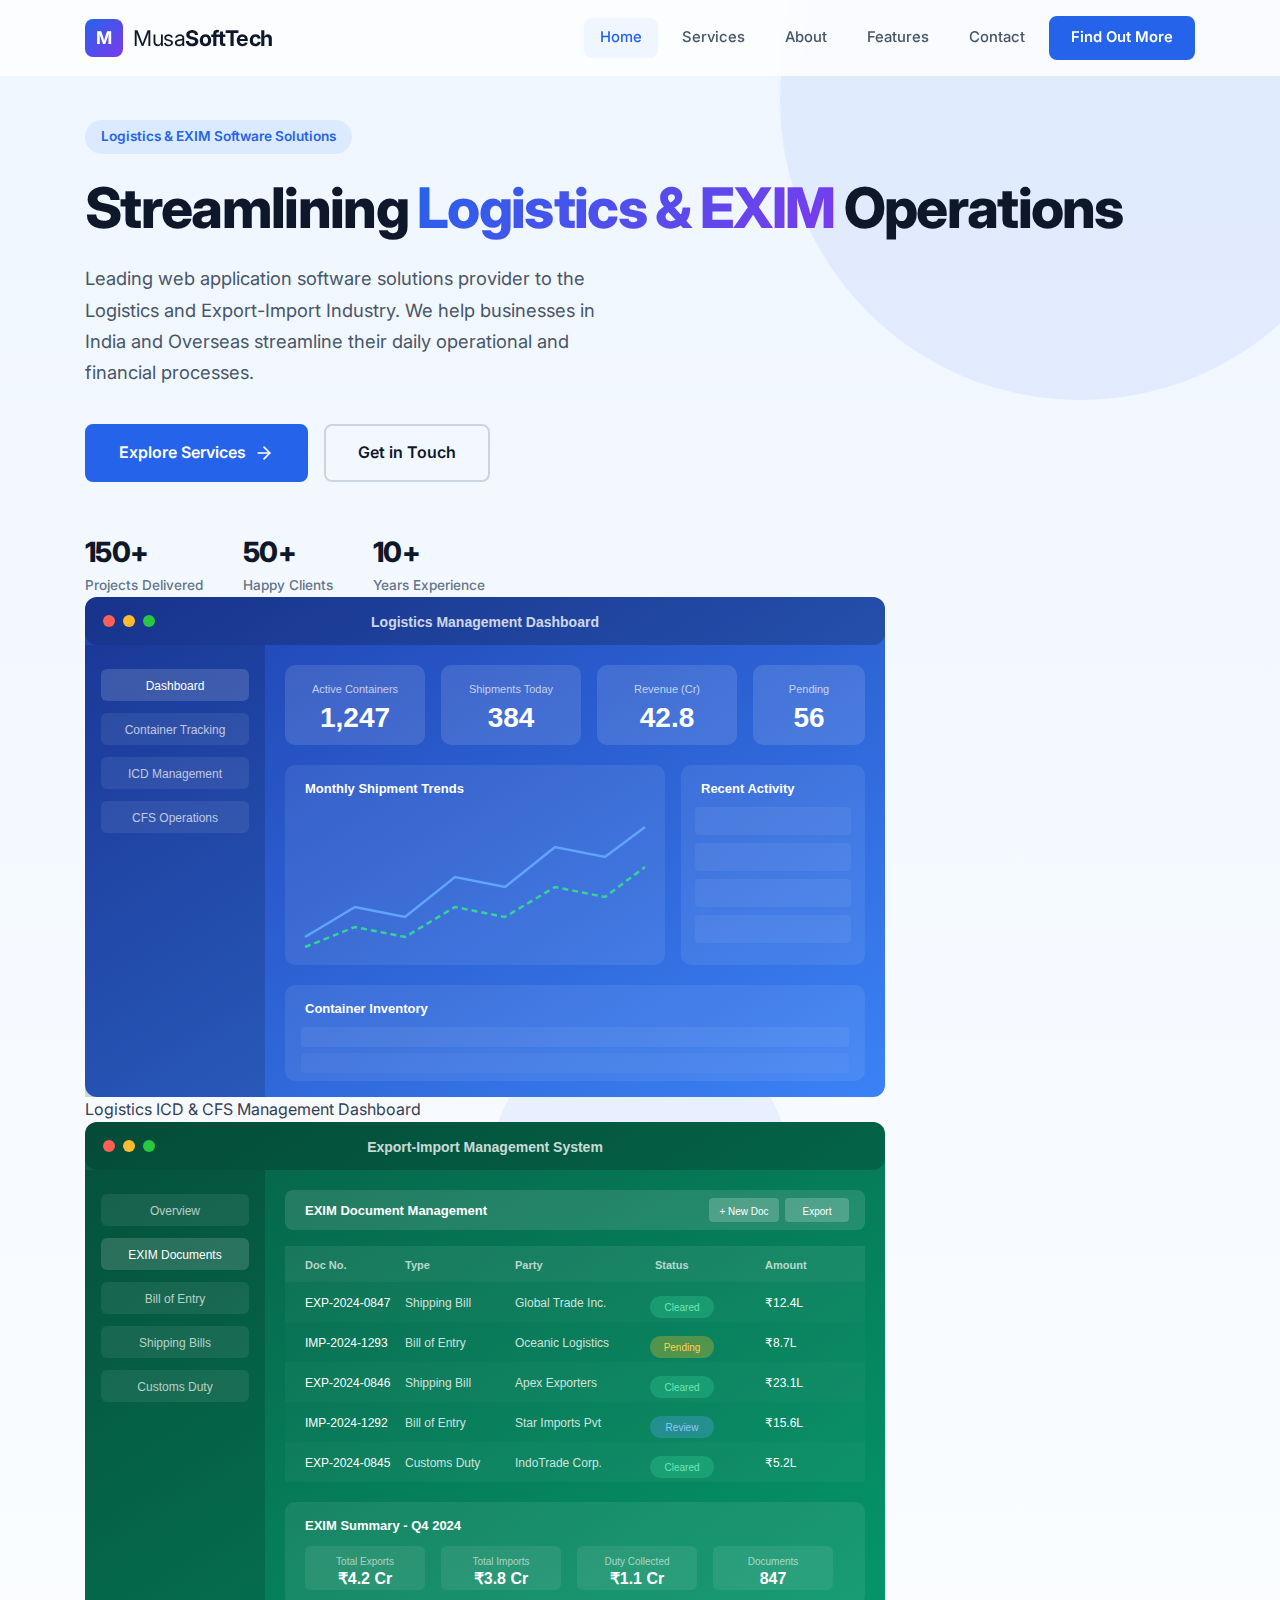
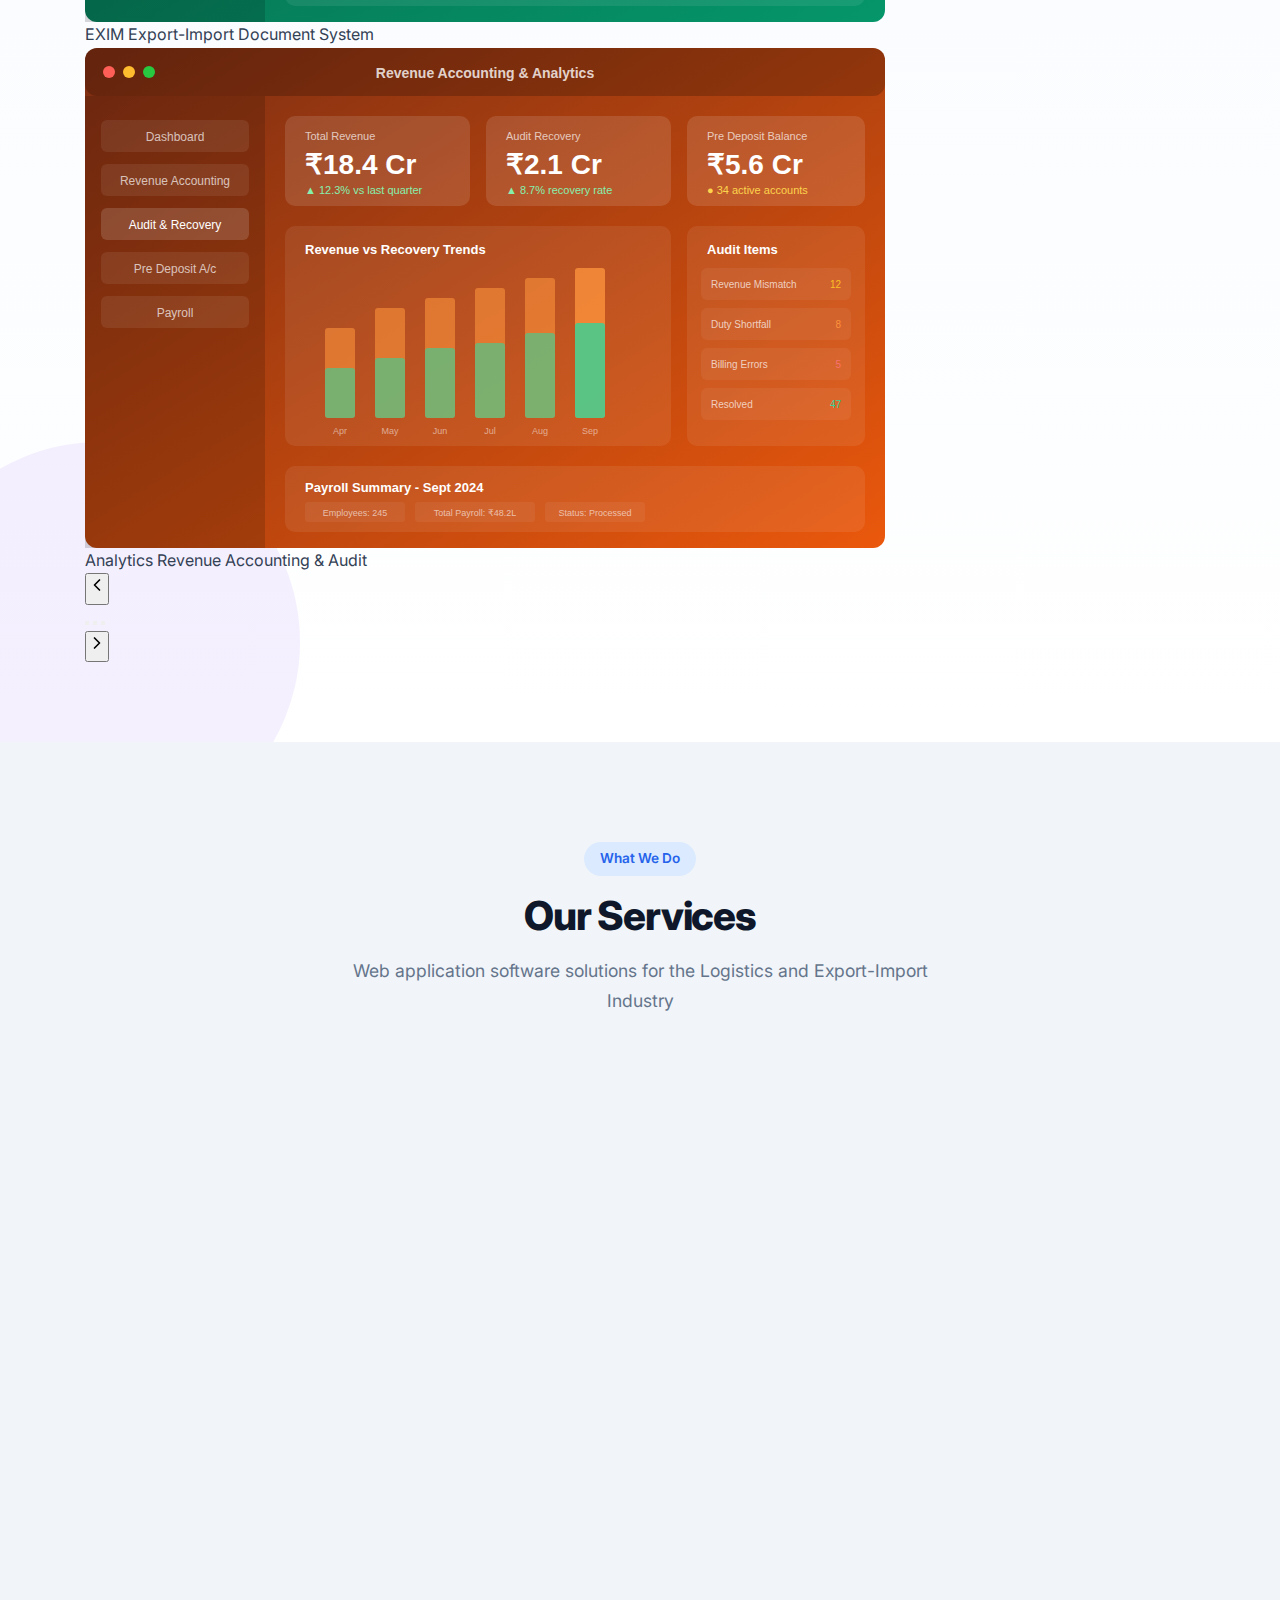
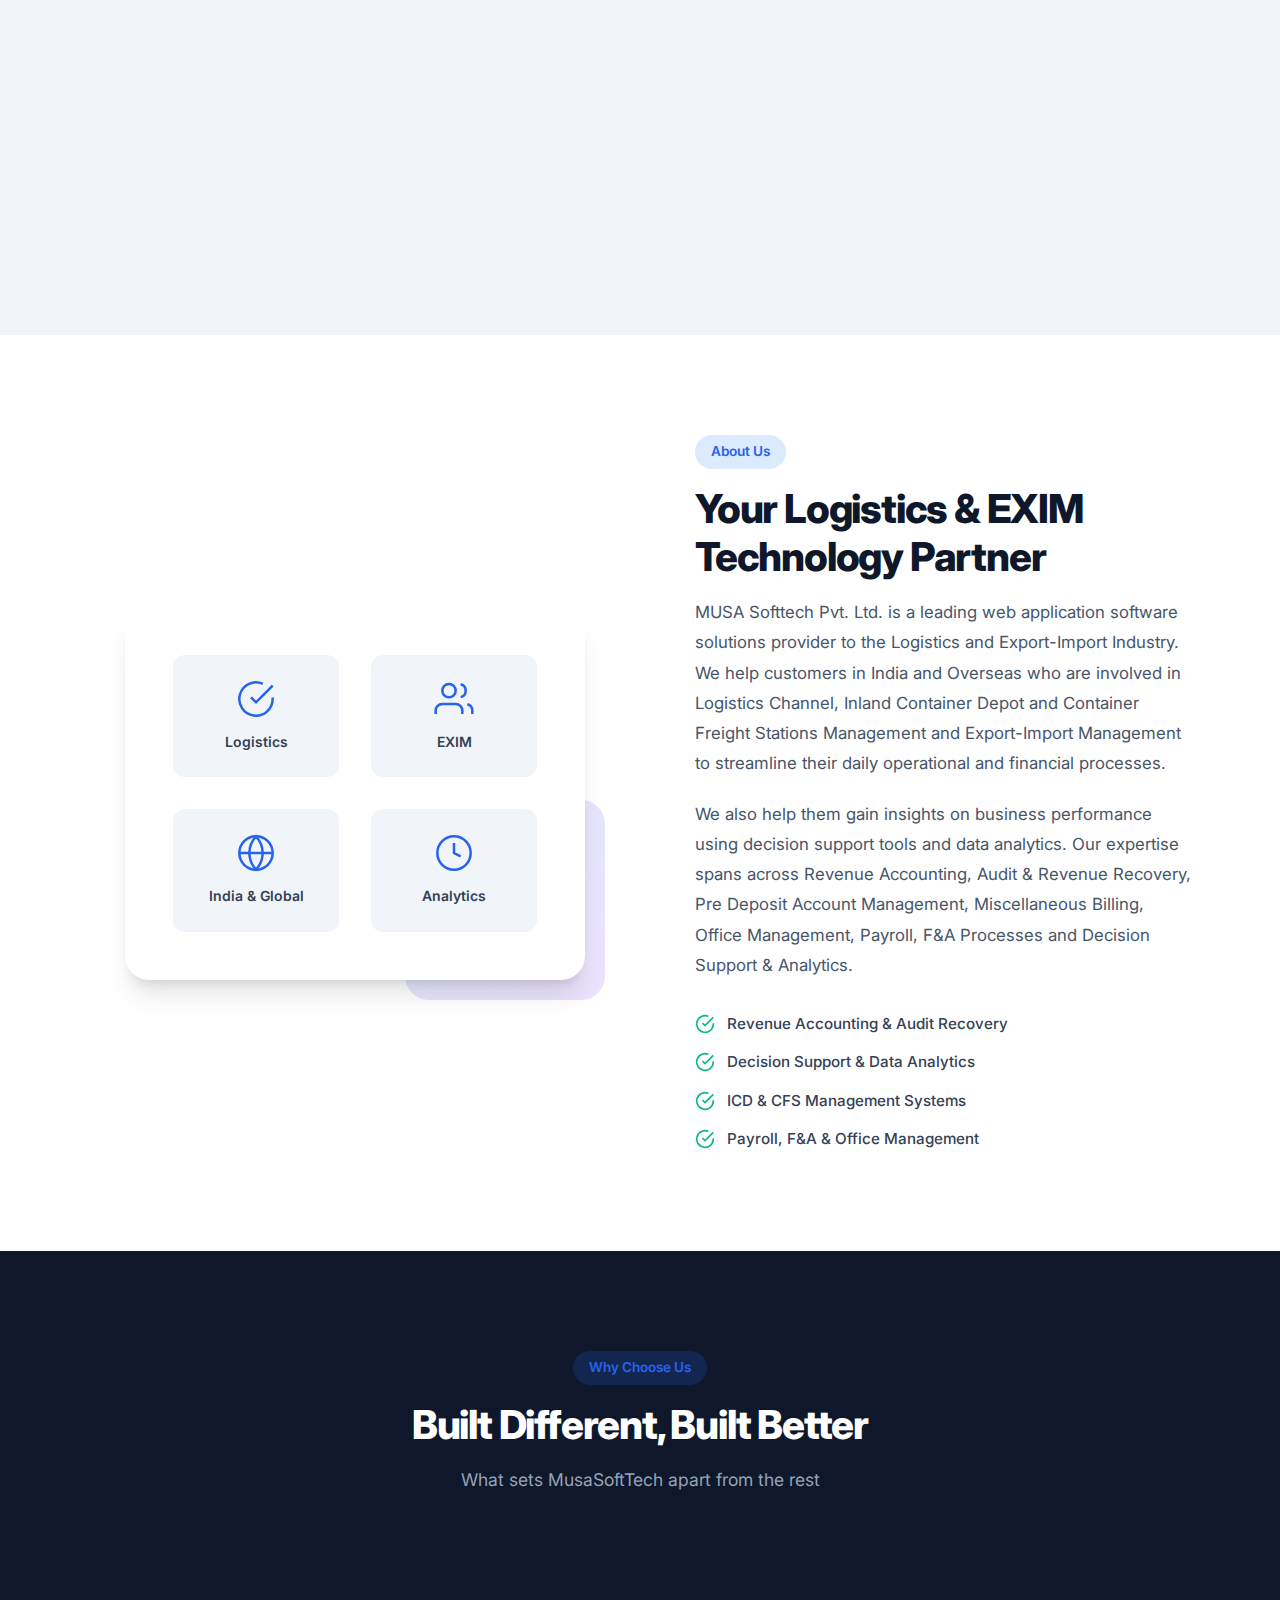
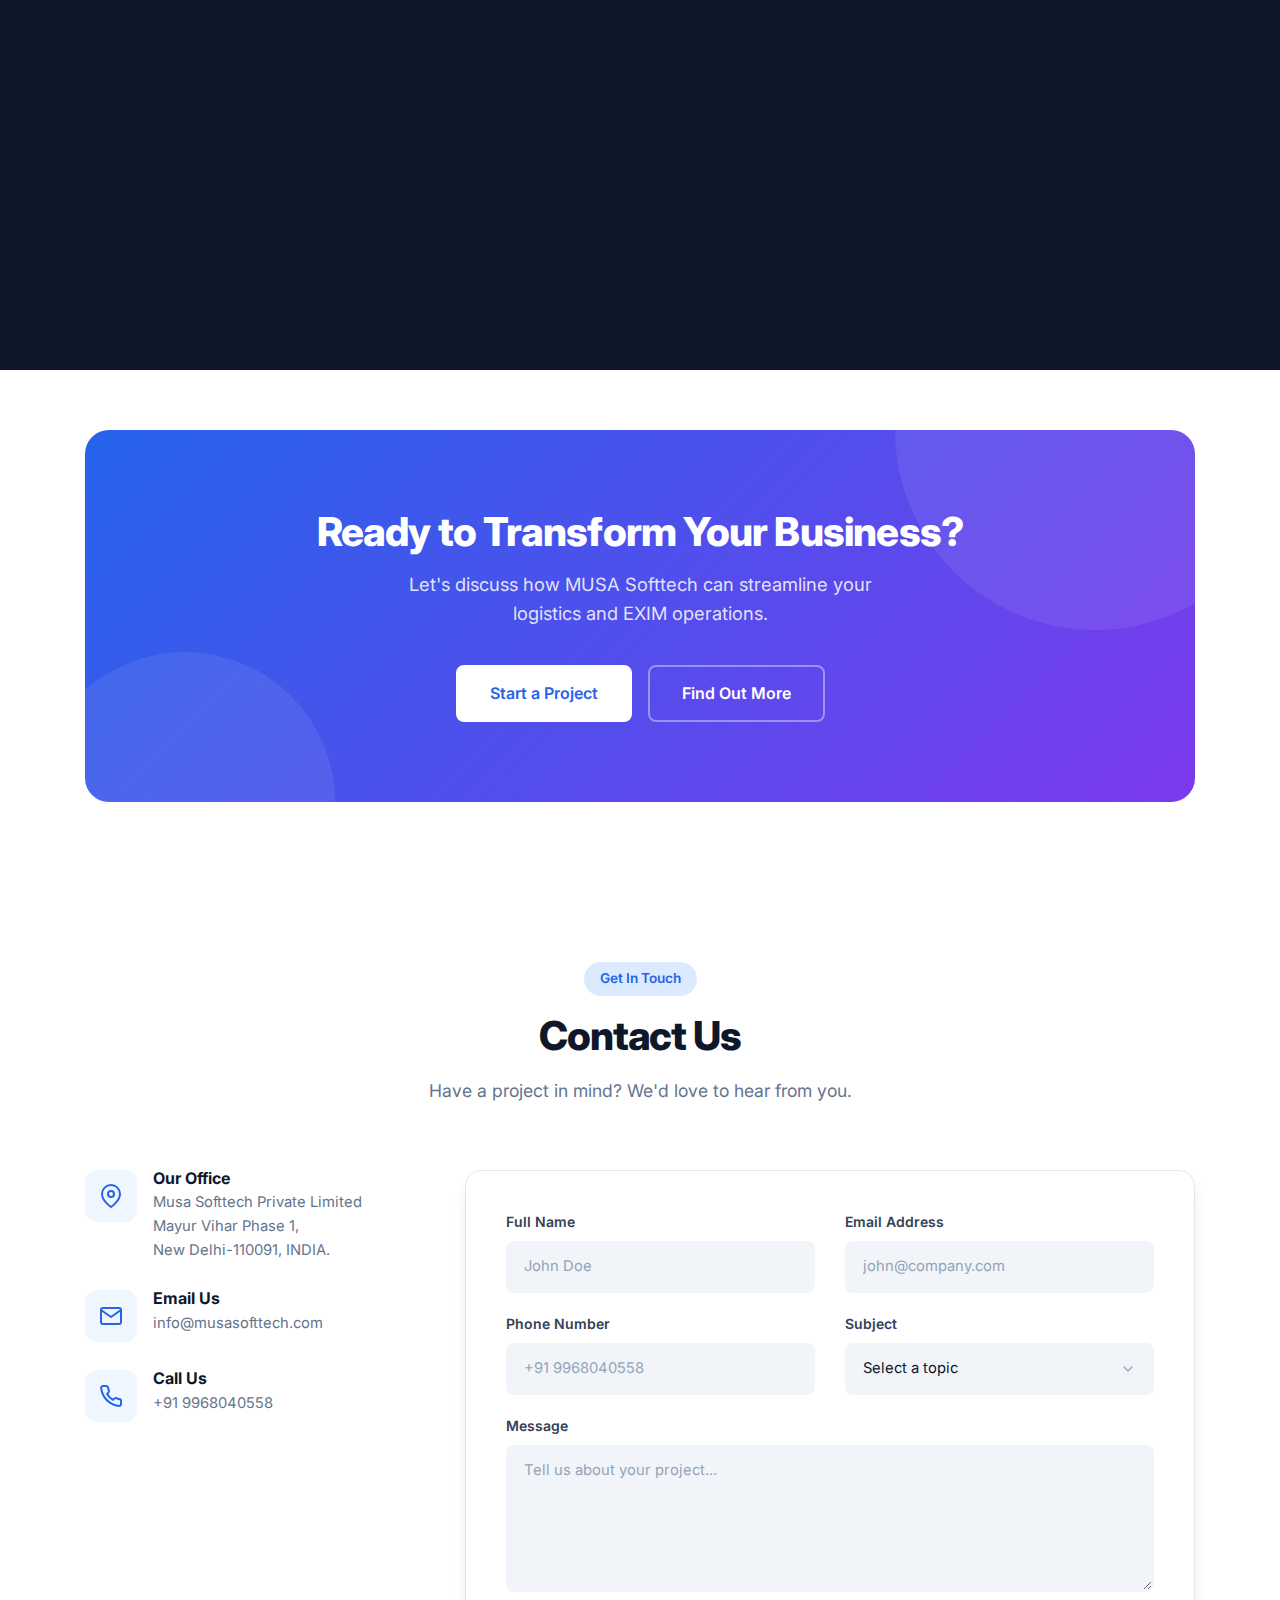
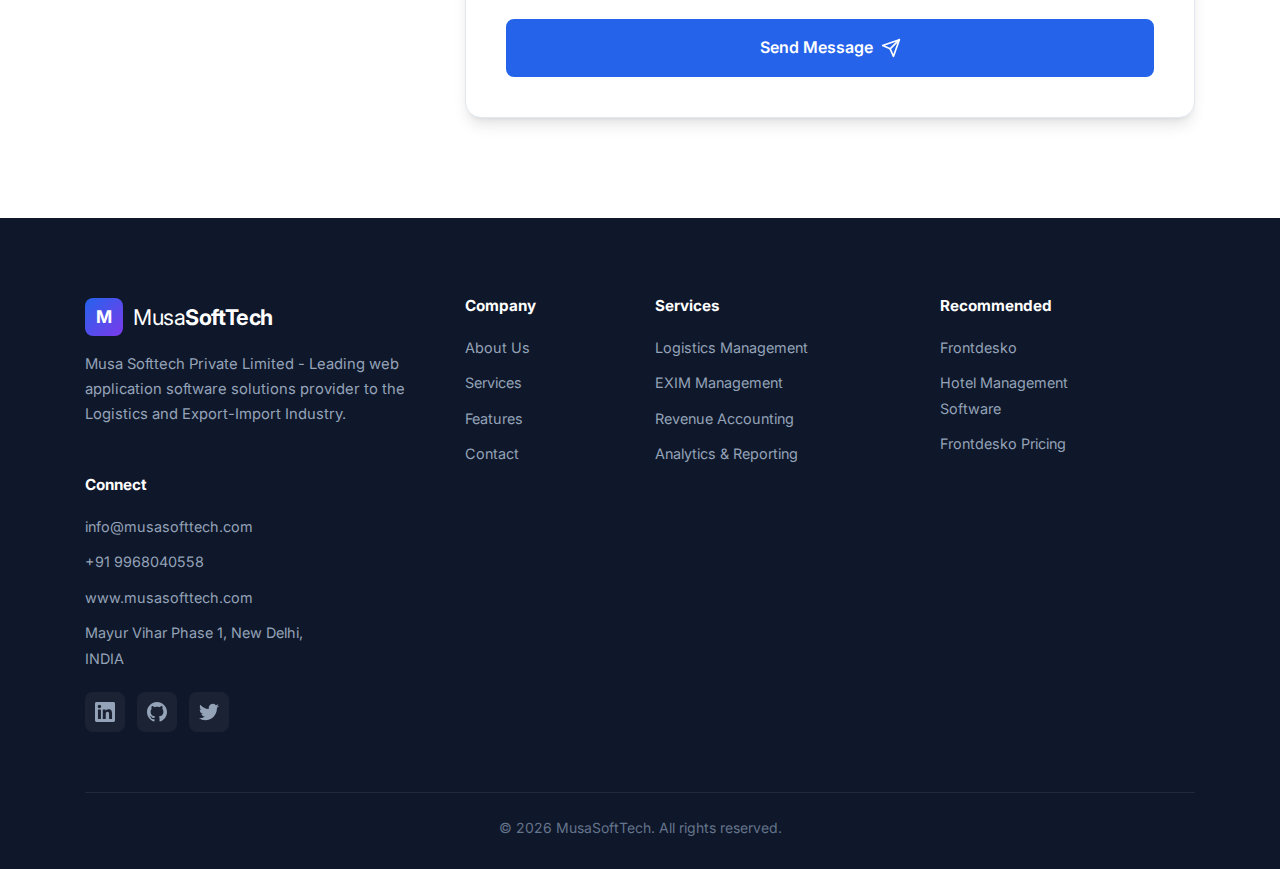
<file: index.html>
<!DOCTYPE html>
<html lang="en">
<head>
    <meta charset="utf-8">
    <meta http-equiv="X-UA-Compatible" content="IE=edge">
    <meta name="viewport" content="width=device-width, initial-scale=1">
    <title>MusaSoftTech - Software Solutions & Technology Services</title>
    <meta name="description" content="MusaSoftTech provides cutting-edge software solutions, custom development, and technology consulting services for businesses worldwide.">
    <meta name="author" content="MusaSoftTech">
    <link href="https://fonts.googleapis.com/css2?family=Inter:wght@300;400;500;600;700;800&display=swap" rel="stylesheet">
    <link href="css/bootstrap.min.css" rel="stylesheet">
    <link href="css/style.css" rel="stylesheet">
</head>
<body>

    <!-- Navigation -->
    <nav class="mst-navbar" id="mainNav">
        <div class="container">
            <a class="mst-navbar-brand" href="#">
                <span class="brand-icon">M</span>
                <span>Musa<strong>SoftTech</strong></span>
            </a>
            <button class="mst-nav-toggle" id="navToggle" aria-label="Toggle navigation">
                <span></span>
                <span></span>
                <span></span>
            </button>
            <div class="mst-nav-menu" id="navMenu">
                <a href="#home" class="mst-nav-link active">Home</a>
                <a href="#services" class="mst-nav-link">Services</a>
                <a href="#about" class="mst-nav-link">About</a>
                <a href="#features" class="mst-nav-link">Features</a>
                <a href="#contact" class="mst-nav-link">Contact</a>
                <a href="#contact" class="mst-btn mst-btn-nav">Find Out More</a>
            </div>
        </div>
    </nav>

    <!-- Hero Section -->
    <section class="mst-hero" id="home">
        <div class="mst-hero-bg">
            <div class="mst-hero-shape mst-hero-shape-1"></div>
            <div class="mst-hero-shape mst-hero-shape-2"></div>
            <div class="mst-hero-shape mst-hero-shape-3"></div>
        </div>
        <div class="container">
            <div class="mst-hero-row">
                <div class="mst-hero-left">
                    <div class="mst-hero-content">
                        <span class="mst-hero-badge">Logistics & EXIM Software Solutions</span>
                        <h1 class="mst-hero-title">
                            Streamlining <span class="mst-text-gradient">Logistics & EXIM</span> Operations
                        </h1>
                        <p class="mst-hero-subtitle">
                            Leading web application software solutions provider to the Logistics and Export-Import Industry. We help businesses in India and Overseas streamline their daily operational and financial processes.
                        </p>
                        <div class="mst-hero-actions">
                            <a href="#services" class="mst-btn mst-btn-primary mst-btn-lg">
                                Explore Services
                                <svg width="20" height="20" viewBox="0 0 24 24" fill="none" stroke="currentColor" stroke-width="2" stroke-linecap="round" stroke-linejoin="round"><line x1="5" y1="12" x2="19" y2="12"></line><polyline points="12 5 19 12 12 19"></polyline></svg>
                            </a>
                            <a href="#contact" class="mst-btn mst-btn-outline mst-btn-lg">Get in Touch</a>
                        </div>
                        <div class="mst-hero-stats">
                            <div class="mst-stat">
                                <span class="mst-stat-number">150+</span>
                                <span class="mst-stat-label">Projects Delivered</span>
                            </div>
                            <div class="mst-stat">
                                <span class="mst-stat-number">50+</span>
                                <span class="mst-stat-label">Happy Clients</span>
                            </div>
                            <div class="mst-stat">
                                <span class="mst-stat-number">10+</span>
                                <span class="mst-stat-label">Years Experience</span>
                            </div>
                        </div>
                    </div>
                </div>
                <div class="mst-hero-right">
                    <div class="mst-hero-slideshow" id="heroSlideshow">
                        <div class="mst-slideshow-track">
                            <div class="mst-slide active">
                                <img src="images/project-1.svg" alt="Logistics Management Dashboard">
                                <div class="mst-slide-caption">
                                    <span class="mst-slide-tag">Logistics</span>
                                    <span class="mst-slide-label">ICD & CFS Management Dashboard</span>
                                </div>
                            </div>
                            <div class="mst-slide">
                                <img src="images/project-2.svg" alt="Export-Import Management System">
                                <div class="mst-slide-caption">
                                    <span class="mst-slide-tag">EXIM</span>
                                    <span class="mst-slide-label">Export-Import Document System</span>
                                </div>
                            </div>
                            <div class="mst-slide">
                                <img src="images/project-3.svg" alt="Revenue Accounting & Analytics">
                                <div class="mst-slide-caption">
                                    <span class="mst-slide-tag">Analytics</span>
                                    <span class="mst-slide-label">Revenue Accounting & Audit</span>
                                </div>
                            </div>
                        </div>
                        <div class="mst-slideshow-controls">
                            <button class="mst-slide-btn mst-slide-prev" id="slidePrev" aria-label="Previous slide">
                                <svg width="20" height="20" viewBox="0 0 24 24" fill="none" stroke="currentColor" stroke-width="2" stroke-linecap="round" stroke-linejoin="round"><polyline points="15 18 9 12 15 6"></polyline></svg>
                            </button>
                            <div class="mst-slide-dots" id="slideDots">
                                <button class="mst-slide-dot active" data-index="0" aria-label="Slide 1"></button>
                                <button class="mst-slide-dot" data-index="1" aria-label="Slide 2"></button>
                                <button class="mst-slide-dot" data-index="2" aria-label="Slide 3"></button>
                            </div>
                            <button class="mst-slide-btn mst-slide-next" id="slideNext" aria-label="Next slide">
                                <svg width="20" height="20" viewBox="0 0 24 24" fill="none" stroke="currentColor" stroke-width="2" stroke-linecap="round" stroke-linejoin="round"><polyline points="9 18 15 12 9 6"></polyline></svg>
                            </button>
                        </div>
                    </div>
                </div>
            </div>
        </div>
    </section>

    <!-- Services Section -->
    <section class="mst-section mst-section-services" id="services">
        <div class="container">
            <div class="mst-section-header">
                <span class="mst-section-tag">What We Do</span>
                <h2 class="mst-section-title">Our Services</h2>
                <p class="mst-section-subtitle">Web application software solutions for the Logistics and Export-Import Industry</p>
            </div>
            <div class="row">
                <div class="col-lg-4 col-md-6">
                    <div class="mst-service-card" data-animate="fade-up">
                        <div class="mst-service-icon mst-service-icon-blue">
                            <svg width="32" height="32" viewBox="0 0 24 24" fill="none" stroke="currentColor" stroke-width="2" stroke-linecap="round" stroke-linejoin="round"><rect x="1" y="3" width="15" height="13"></rect><polygon points="16 8 20 8 23 11 23 16 16 16 16 8"></polygon><circle cx="5.5" cy="18.5" r="2.5"></circle><circle cx="18.5" cy="18.5" r="2.5"></circle></svg>
                        </div>
                        <h3 class="mst-service-title">Logistics Management</h3>
                        <p class="mst-service-desc">Comprehensive Logistics Channel management solutions for Inland Container Depots (ICD) and Container Freight Stations (CFS) to streamline operations.</p>
                        <a href="#contact" class="mst-service-link">
                            Learn More
                            <svg width="16" height="16" viewBox="0 0 24 24" fill="none" stroke="currentColor" stroke-width="2"><line x1="5" y1="12" x2="19" y2="12"></line><polyline points="12 5 19 12 12 19"></polyline></svg>
                        </a>
                    </div>
                </div>
                <div class="col-lg-4 col-md-6">
                    <div class="mst-service-card" data-animate="fade-up">
                        <div class="mst-service-icon mst-service-icon-purple">
                            <svg width="32" height="32" viewBox="0 0 24 24" fill="none" stroke="currentColor" stroke-width="2" stroke-linecap="round" stroke-linejoin="round"><circle cx="12" cy="12" r="10"></circle><line x1="2" y1="12" x2="22" y2="12"></line><path d="M12 2a15.3 15.3 0 0 1 4 10 15.3 15.3 0 0 1-4 10 15.3 15.3 0 0 1-4-10 15.3 15.3 0 0 1 4-10z"></path></svg>
                        </div>
                        <h3 class="mst-service-title">Export-Import (EXIM) Management</h3>
                        <p class="mst-service-desc">End-to-end Export-Import management systems helping businesses in India and overseas manage their EXIM operations efficiently.</p>
                        <a href="#contact" class="mst-service-link">
                            Learn More
                            <svg width="16" height="16" viewBox="0 0 24 24" fill="none" stroke="currentColor" stroke-width="2"><line x1="5" y1="12" x2="19" y2="12"></line><polyline points="12 5 19 12 12 19"></polyline></svg>
                        </a>
                    </div>
                </div>
                <div class="col-lg-4 col-md-6">
                    <div class="mst-service-card" data-animate="fade-up">
                        <div class="mst-service-icon mst-service-icon-green">
                            <svg width="32" height="32" viewBox="0 0 24 24" fill="none" stroke="currentColor" stroke-width="2" stroke-linecap="round" stroke-linejoin="round"><line x1="12" y1="1" x2="12" y2="23"></line><path d="M17 5H9.5a3.5 3.5 0 0 0 0 7h5a3.5 3.5 0 0 1 0 7H6"></path></svg>
                        </div>
                        <h3 class="mst-service-title">Revenue Accounting & Audit</h3>
                        <p class="mst-service-desc">Revenue Accounting, Audit & Revenue Recovery, Pre Deposit Account Management and Miscellaneous Billing solutions.</p>
                        <a href="#contact" class="mst-service-link">
                            Learn More
                            <svg width="16" height="16" viewBox="0 0 24 24" fill="none" stroke="currentColor" stroke-width="2"><line x1="5" y1="12" x2="19" y2="12"></line><polyline points="12 5 19 12 12 19"></polyline></svg>
                        </a>
                    </div>
                </div>
                <div class="col-lg-4 col-md-6">
                    <div class="mst-service-card" data-animate="fade-up">
                        <div class="mst-service-icon mst-service-icon-orange">
                            <svg width="32" height="32" viewBox="0 0 24 24" fill="none" stroke="currentColor" stroke-width="2" stroke-linecap="round" stroke-linejoin="round"><path d="M21 16V8a2 2 0 0 0-1-1.73l-7-4a2 2 0 0 0-2 0l-7 4A2 2 0 0 0 3 8v8a2 2 0 0 0 1 1.73l7 4a2 2 0 0 0 2 0l7-4A2 2 0 0 0 21 16z"></path></svg>
                        </div>
                        <h3 class="mst-service-title">Decision Support & Analytics</h3>
                        <p class="mst-service-desc">Business performance insights using decision support tools and data analytics to help you make informed operational decisions.</p>
                        <a href="#contact" class="mst-service-link">
                            Learn More
                            <svg width="16" height="16" viewBox="0 0 24 24" fill="none" stroke="currentColor" stroke-width="2"><line x1="5" y1="12" x2="19" y2="12"></line><polyline points="12 5 19 12 12 19"></polyline></svg>
                        </a>
                    </div>
                </div>
                <div class="col-lg-4 col-md-6">
                    <div class="mst-service-card" data-animate="fade-up">
                        <div class="mst-service-icon mst-service-icon-red">
                            <svg width="32" height="32" viewBox="0 0 24 24" fill="none" stroke="currentColor" stroke-width="2" stroke-linecap="round" stroke-linejoin="round"><path d="M17 21v-2a4 4 0 0 0-4-4H5a4 4 0 0 0-4 4v2"></path><circle cx="9" cy="7" r="4"></circle><path d="M23 21v-2a4 4 0 0 0-3-3.87"></path><path d="M16 3.13a4 4 0 0 1 0 7.75"></path></svg>
                        </div>
                        <h3 class="mst-service-title">Office Management & Payroll</h3>
                        <p class="mst-service-desc">Comprehensive Office Management, Payroll and Finance & Accounting (F&A) process solutions for your organization.</p>
                        <a href="#contact" class="mst-service-link">
                            Learn More
                            <svg width="16" height="16" viewBox="0 0 24 24" fill="none" stroke="currentColor" stroke-width="2"><line x1="5" y1="12" x2="19" y2="12"></line><polyline points="12 5 19 12 12 19"></polyline></svg>
                        </a>
                    </div>
                </div>
                <div class="col-lg-4 col-md-6">
                    <div class="mst-service-card" data-animate="fade-up">
                        <div class="mst-service-icon mst-service-icon-teal">
                            <svg width="32" height="32" viewBox="0 0 24 24" fill="none" stroke="currentColor" stroke-width="2" stroke-linecap="round" stroke-linejoin="round"><polyline points="16 18 22 12 16 6"></polyline><polyline points="8 6 2 12 8 18"></polyline></svg>
                        </div>
                        <h3 class="mst-service-title">Custom Web Applications</h3>
                        <p class="mst-service-desc">User-friendly, cost effective web application systems built with deep domain expertise in logistics and export-import workflows.</p>
                        <a href="#contact" class="mst-service-link">
                            Learn More
                            <svg width="16" height="16" viewBox="0 0 24 24" fill="none" stroke="currentColor" stroke-width="2"><line x1="5" y1="12" x2="19" y2="12"></line><polyline points="12 5 19 12 12 19"></polyline></svg>
                        </a>
                    </div>
                </div>
            </div>
        </div>
    </section>

    <!-- About Section -->
    <section class="mst-section mst-section-about" id="about">
        <div class="container">
            <div class="row align-items-center">
                <div class="col-lg-6">
                    <div class="mst-about-visual">
                        <div class="mst-about-card mst-about-card-main">
                            <div class="mst-about-icon-grid">
                                <div class="mst-about-icon-item">
                                    <svg width="40" height="40" viewBox="0 0 24 24" fill="none" stroke="currentColor" stroke-width="1.5"><path d="M22 11.08V12a10 10 0 1 1-5.93-9.14"></path><polyline points="22 4 12 14.01 9 11.01"></polyline></svg>
                                    <span>Logistics</span>
                                </div>
                                <div class="mst-about-icon-item">
                                    <svg width="40" height="40" viewBox="0 0 24 24" fill="none" stroke="currentColor" stroke-width="1.5"><path d="M17 21v-2a4 4 0 0 0-4-4H5a4 4 0 0 0-4 4v2"></path><circle cx="9" cy="7" r="4"></circle><path d="M23 21v-2a4 4 0 0 0-3-3.87"></path><path d="M16 3.13a4 4 0 0 1 0 7.75"></path></svg>
                                    <span>EXIM</span>
                                </div>
                                <div class="mst-about-icon-item">
                                    <svg width="40" height="40" viewBox="0 0 24 24" fill="none" stroke="currentColor" stroke-width="1.5"><circle cx="12" cy="12" r="10"></circle><line x1="2" y1="12" x2="22" y2="12"></line><path d="M12 2a15.3 15.3 0 0 1 4 10 15.3 15.3 0 0 1-4 10 15.3 15.3 0 0 1-4-10 15.3 15.3 0 0 1 4-10z"></path></svg>
                                    <span>India & Global</span>
                                </div>
                                <div class="mst-about-icon-item">
                                    <svg width="40" height="40" viewBox="0 0 24 24" fill="none" stroke="currentColor" stroke-width="1.5"><circle cx="12" cy="12" r="10"></circle><polyline points="12 6 12 12 16 14"></polyline></svg>
                                    <span>Analytics</span>
                                </div>
                            </div>
                        </div>
                        <div class="mst-about-accent"></div>
                    </div>
                </div>
                <div class="col-lg-6">
                    <div class="mst-about-content">
                        <span class="mst-section-tag">About Us</span>
                        <h2 class="mst-section-title text-left">Your Logistics & EXIM Technology Partner</h2>
                        <p class="mst-about-text">
                            MUSA Softtech Pvt. Ltd. is a leading web application software solutions provider to the Logistics and Export-Import Industry. We help customers in India and Overseas who are involved in Logistics Channel, Inland Container Depot and Container Freight Stations Management and Export-Import Management to streamline their daily operational and financial processes.
                        </p>
                        <p class="mst-about-text">
                            We also help them gain insights on business performance using decision support tools and data analytics. Our expertise spans across Revenue Accounting, Audit & Revenue Recovery, Pre Deposit Account Management, Miscellaneous Billing, Office Management, Payroll, F&A Processes and Decision Support & Analytics.
                        </p>
                        <div class="mst-about-features">
                            <div class="mst-about-feature">
                                <svg width="20" height="20" viewBox="0 0 24 24" fill="none" stroke="currentColor" stroke-width="2"><path d="M22 11.08V12a10 10 0 1 1-5.93-9.14"></path><polyline points="22 4 12 14.01 9 11.01"></polyline></svg>
                                <span>Revenue Accounting & Audit Recovery</span>
                            </div>
                            <div class="mst-about-feature">
                                <svg width="20" height="20" viewBox="0 0 24 24" fill="none" stroke="currentColor" stroke-width="2"><path d="M22 11.08V12a10 10 0 1 1-5.93-9.14"></path><polyline points="22 4 12 14.01 9 11.01"></polyline></svg>
                                <span>Decision Support & Data Analytics</span>
                            </div>
                            <div class="mst-about-feature">
                                <svg width="20" height="20" viewBox="0 0 24 24" fill="none" stroke="currentColor" stroke-width="2"><path d="M22 11.08V12a10 10 0 1 1-5.93-9.14"></path><polyline points="22 4 12 14.01 9 11.01"></polyline></svg>
                                <span>ICD & CFS Management Systems</span>
                            </div>
                            <div class="mst-about-feature">
                                <svg width="20" height="20" viewBox="0 0 24 24" fill="none" stroke="currentColor" stroke-width="2"><path d="M22 11.08V12a10 10 0 1 1-5.93-9.14"></path><polyline points="22 4 12 14.01 9 11.01"></polyline></svg>
                                <span>Payroll, F&A & Office Management</span>
                            </div>
                        </div>
                    </div>
                </div>
            </div>
        </div>
    </section>

    <!-- Features Section -->
    <section class="mst-section mst-section-features" id="features">
        <div class="container">
            <div class="mst-section-header">
                <span class="mst-section-tag">Why Choose Us</span>
                <h2 class="mst-section-title">Built Different, Built Better</h2>
                <p class="mst-section-subtitle">What sets MusaSoftTech apart from the rest</p>
            </div>
            <div class="row">
                <div class="col-lg-3 col-md-6">
                    <div class="mst-feature-card" data-animate="fade-up">
                        <div class="mst-feature-number">01</div>
                        <h4 class="mst-feature-title">Modern Tech Stack</h4>
                        <p class="mst-feature-desc">We use the latest technologies and frameworks to build future-proof solutions.</p>
                    </div>
                </div>
                <div class="col-lg-3 col-md-6">
                    <div class="mst-feature-card" data-animate="fade-up">
                        <div class="mst-feature-number">02</div>
                        <h4 class="mst-feature-title">Transparent Process</h4>
                        <p class="mst-feature-desc">Clear communication and regular updates throughout the development lifecycle.</p>
                    </div>
                </div>
                <div class="col-lg-3 col-md-6">
                    <div class="mst-feature-card" data-animate="fade-up">
                        <div class="mst-feature-number">03</div>
                        <h4 class="mst-feature-title">Proven Results</h4>
                        <p class="mst-feature-desc">Track record of delivering projects on time and exceeding client expectations.</p>
                    </div>
                </div>
                <div class="col-lg-3 col-md-6">
                    <div class="mst-feature-card" data-animate="fade-up">
                        <div class="mst-feature-number">04</div>
                        <h4 class="mst-feature-title">Dedicated Support</h4>
                        <p class="mst-feature-desc">Ongoing maintenance and support to keep your systems running smoothly.</p>
                    </div>
                </div>
            </div>
        </div>
    </section>

    <!-- CTA Section -->
    <section class="mst-section mst-section-cta">
        <div class="container">
            <div class="mst-cta-card">
                <div class="mst-cta-bg">
                    <div class="mst-cta-shape mst-cta-shape-1"></div>
                    <div class="mst-cta-shape mst-cta-shape-2"></div>
                </div>
                <div class="mst-cta-content">
                    <h2 class="mst-cta-title">Ready to Transform Your Business?</h2>
                    <p class="mst-cta-subtitle">Let's discuss how MUSA Softtech can streamline your logistics and EXIM operations.</p>
                    <div class="mst-cta-actions">
                        <a href="#contact" class="mst-btn mst-btn-white mst-btn-lg">Start a Project</a>
                        <a href="#contact" class="mst-btn mst-btn-outline-white mst-btn-lg">Find Out More</a>
                    </div>
                </div>
            </div>
        </div>
    </section>

    <!-- Contact Section -->
    <section class="mst-section mst-section-contact" id="contact">
        <div class="container">
            <div class="mst-section-header">
                <span class="mst-section-tag">Get In Touch</span>
                <h2 class="mst-section-title">Contact Us</h2>
                <p class="mst-section-subtitle">Have a project in mind? We'd love to hear from you.</p>
            </div>
            <div class="row">
                <div class="col-lg-4">
                    <div class="mst-contact-info">
                        <div class="mst-contact-item">
                            <div class="mst-contact-icon">
                                <svg width="24" height="24" viewBox="0 0 24 24" fill="none" stroke="currentColor" stroke-width="2" stroke-linecap="round" stroke-linejoin="round"><path d="M21 10c0 7-9 13-9 13s-9-6-9-13a9 9 0 0 1 18 0z"></path><circle cx="12" cy="10" r="3"></circle></svg>
                            </div>
                            <div>
                                <h5>Our Office</h5>
                                <p>Musa Softtech Private Limited<br>Mayur Vihar Phase 1,<br>New Delhi-110091, INDIA.</p>
                            </div>
                        </div>
                        <div class="mst-contact-item">
                            <div class="mst-contact-icon">
                                <svg width="24" height="24" viewBox="0 0 24 24" fill="none" stroke="currentColor" stroke-width="2" stroke-linecap="round" stroke-linejoin="round"><path d="M4 4h16c1.1 0 2 .9 2 2v12c0 1.1-.9 2-2 2H4c-1.1 0-2-.9-2-2V6c0-1.1.9-2 2-2z"></path><polyline points="22,6 12,13 2,6"></polyline></svg>
                            </div>
                            <div>
                                <h5>Email Us</h5>
                                <p>info@musasofttech.com</p>
                            </div>
                        </div>
                        <div class="mst-contact-item">
                            <div class="mst-contact-icon">
                                <svg width="24" height="24" viewBox="0 0 24 24" fill="none" stroke="currentColor" stroke-width="2" stroke-linecap="round" stroke-linejoin="round"><path d="M22 16.92v3a2 2 0 0 1-2.18 2 19.79 19.79 0 0 1-8.63-3.07 19.5 19.5 0 0 1-6-6 19.79 19.79 0 0 1-3.07-8.67A2 2 0 0 1 4.11 2h3a2 2 0 0 1 2 1.72 12.84 12.84 0 0 0 .7 2.81 2 2 0 0 1-.45 2.11L8.09 9.91a16 16 0 0 0 6 6l1.27-1.27a2 2 0 0 1 2.11-.45 12.84 12.84 0 0 0 2.81.7A2 2 0 0 1 22 16.92z"></path></svg>
                            </div>
                            <div>
                                <h5>Call Us</h5>
                                <p>+91 9968040558</p>
                            </div>
                        </div>
                    </div>
                </div>
                <div class="col-lg-8">
                    <form class="mst-contact-form" id="contactForm">
                        <div class="row">
                            <div class="col-md-6">
                                <div class="mst-form-group">
                                    <label for="contactName">Full Name</label>
                                    <input type="text" class="mst-form-control" id="contactName" placeholder="John Doe" required>
                                </div>
                            </div>
                            <div class="col-md-6">
                                <div class="mst-form-group">
                                    <label for="contactEmail">Email Address</label>
                                    <input type="email" class="mst-form-control" id="contactEmail" placeholder="john@company.com" required>
                                </div>
                            </div>
                        </div>
                        <div class="row">
                            <div class="col-md-6">
                                <div class="mst-form-group">
                                    <label for="contactPhone">Phone Number</label>
                                    <input type="tel" class="mst-form-control" id="contactPhone" placeholder="+91 9968040558">
                                </div>
                            </div>
                            <div class="col-md-6">
                                <div class="mst-form-group">
                                    <label for="contactSubject">Subject</label>
                                    <select class="mst-form-control" id="contactSubject">
                                        <option value="">Select a topic</option>
                                        <option value="logistics">Logistics Management</option>
                                        <option value="exim">Export-Import (EXIM)</option>
                                        <option value="accounting">Revenue Accounting & Audit</option>
                                        <option value="analytics">Decision Support & Analytics</option>
                                        <option value="webapp">Custom Web Applications</option>
                                        <option value="other">Other</option>
                                    </select>
                                </div>
                            </div>
                        </div>
                        <div class="mst-form-group">
                            <label for="contactMessage">Message</label>
                            <textarea class="mst-form-control" id="contactMessage" rows="5" placeholder="Tell us about your project..." required></textarea>
                        </div>
                        <button type="submit" class="mst-btn mst-btn-primary mst-btn-lg mst-btn-full">
                            Send Message
                            <svg width="20" height="20" viewBox="0 0 24 24" fill="none" stroke="currentColor" stroke-width="2" stroke-linecap="round" stroke-linejoin="round"><line x1="22" y1="2" x2="11" y2="13"></line><polygon points="22 2 15 22 11 13 2 9 22 2"></polygon></svg>
                        </button>
                    </form>
                </div>
            </div>
        </div>
    </section>

    <!-- Footer -->
    <footer class="mst-footer">
        <div class="container">
            <div class="row">
                <div class="col-lg-4">
                    <div class="mst-footer-brand">
                        <a href="#" class="mst-navbar-brand">
                            <span class="brand-icon">M</span>
                            <span>Musa<strong>SoftTech</strong></span>
                        </a>
                        <p class="mst-footer-desc">Musa Softtech Private Limited - Leading web application software solutions provider to the Logistics and Export-Import Industry.</p>
                    </div>
                </div>
                <div class="col-lg-2 col-md-4">
                    <h5 class="mst-footer-heading">Company</h5>
                    <ul class="mst-footer-links">
                        <li><a href="#about">About Us</a></li>
                        <li><a href="#services">Services</a></li>
                        <li><a href="#features">Features</a></li>
                        <li><a href="#contact">Contact</a></li>
                    </ul>
                </div>
                <div class="col-lg-3 col-md-4">
                    <h5 class="mst-footer-heading">Services</h5>
                    <ul class="mst-footer-links">
                        <li><a href="#services">Logistics Management</a></li>
                        <li><a href="#services">EXIM Management</a></li>
                        <li><a href="#services">Revenue Accounting</a></li>
                        <li><a href="#services">Analytics & Reporting</a></li>
                    </ul>
                </div>
                <div class="col-lg-2 col-md-4">
                    <h5 class="mst-footer-heading">Recommended</h5>
                    <ul class="mst-footer-links">
                        <li><a href="frontdesko.html">Frontdesko</a></li>
                        <li><a href="https://frontdesko.app" target="_blank" rel="noopener">Hotel Management Software</a></li>
                        <li><a href="https://frontdesko.app/pricing" target="_blank" rel="noopener">Frontdesko Pricing</a></li>
                    </ul>
                </div>
                <div class="col-lg-3 col-md-4">
                    <h5 class="mst-footer-heading">Connect</h5>
                    <ul class="mst-footer-links">
                        <li><a href="mailto:info@musasofttech.com">info@musasofttech.com</a></li>
                        <li><a href="tel:+919968040558">+91 9968040558</a></li>
                        <li><a href="https://www.musasofttech.com">www.musasofttech.com</a></li>
                        <li><a href="#">Mayur Vihar Phase 1, New Delhi, INDIA</a></li>
                    </ul>
                    <div class="mst-footer-social">
                        <a href="#" class="mst-social-link" aria-label="LinkedIn">
                            <svg width="20" height="20" viewBox="0 0 24 24" fill="currentColor"><path d="M20.447 20.452h-3.554v-5.569c0-1.328-.027-3.037-1.852-3.037-1.853 0-2.136 1.445-2.136 2.939v5.667H9.351V9h3.414v1.561h.046c.477-.9 1.637-1.85 3.37-1.85 3.601 0 4.267 2.37 4.267 5.455v6.286zM5.337 7.433c-1.144 0-2.063-.926-2.063-2.065 0-1.138.92-2.063 2.063-2.063 1.14 0 2.064.925 2.064 2.063 0 1.139-.925 2.065-2.064 2.065zm1.782 13.019H3.555V9h3.564v11.452zM22.225 0H1.771C.792 0 0 .774 0 1.729v20.542C0 23.227.792 24 1.771 24h20.451C23.2 24 24 23.227 24 22.271V1.729C24 .774 23.2 0 22.222 0h.003z"/></svg>
                        </a>
                        <a href="#" class="mst-social-link" aria-label="GitHub">
                            <svg width="20" height="20" viewBox="0 0 24 24" fill="currentColor"><path d="M12 0c-6.626 0-12 5.373-12 12 0 5.302 3.438 9.8 8.207 11.387.599.111.793-.261.793-.577v-2.234c-3.338.726-4.033-1.416-4.033-1.416-.546-1.387-1.333-1.756-1.333-1.756-1.089-.745.083-.729.083-.729 1.205.084 1.839 1.237 1.839 1.237 1.07 1.834 2.807 1.304 3.492.997.107-.775.418-1.305.762-1.604-2.665-.305-5.467-1.334-5.467-5.931 0-1.311.469-2.381 1.236-3.221-.124-.303-.535-1.524.117-3.176 0 0 1.008-.322 3.301 1.23.957-.266 1.983-.399 3.003-.404 1.02.005 2.047.138 3.006.404 2.291-1.552 3.297-1.23 3.297-1.23.653 1.653.242 2.874.118 3.176.77.84 1.235 1.911 1.235 3.221 0 4.609-2.807 5.624-5.479 5.921.43.372.823 1.102.823 2.222v3.293c0 .319.192.694.801.576 4.765-1.589 8.199-6.086 8.199-11.386 0-6.627-5.373-12-12-12z"/></svg>
                        </a>
                        <a href="#" class="mst-social-link" aria-label="Twitter">
                            <svg width="20" height="20" viewBox="0 0 24 24" fill="currentColor"><path d="M23.953 4.57a10 10 0 01-2.825.775 4.958 4.958 0 002.163-2.723c-.951.555-2.005.959-3.127 1.184a4.92 4.92 0 00-8.384 4.482C7.69 8.095 4.067 6.13 1.64 3.162a4.822 4.822 0 00-.666 2.475c0 1.71.87 3.213 2.188 4.096a4.904 4.904 0 01-2.228-.616v.06a4.923 4.923 0 003.946 4.827 4.996 4.996 0 01-2.212.085 4.936 4.936 0 004.604 3.417 9.867 9.867 0 01-6.102 2.105c-.39 0-.779-.023-1.17-.067a13.995 13.995 0 007.557 2.209c9.053 0 13.998-7.496 13.998-13.985 0-.21 0-.42-.015-.63A9.935 9.935 0 0024 4.59z"/></svg>
                        </a>
                    </div>
                </div>
            </div>
            <div class="mst-footer-bottom">
                <p>&copy; 2026 MusaSoftTech. All rights reserved.</p>
            </div>
        </div>
    </footer>

    <script src="js/jquery.min.js"></script>
    <script src="js/bootstrap.min.js"></script>
    <script src="js/scripts.js"></script>
</body>
</html>
</file>
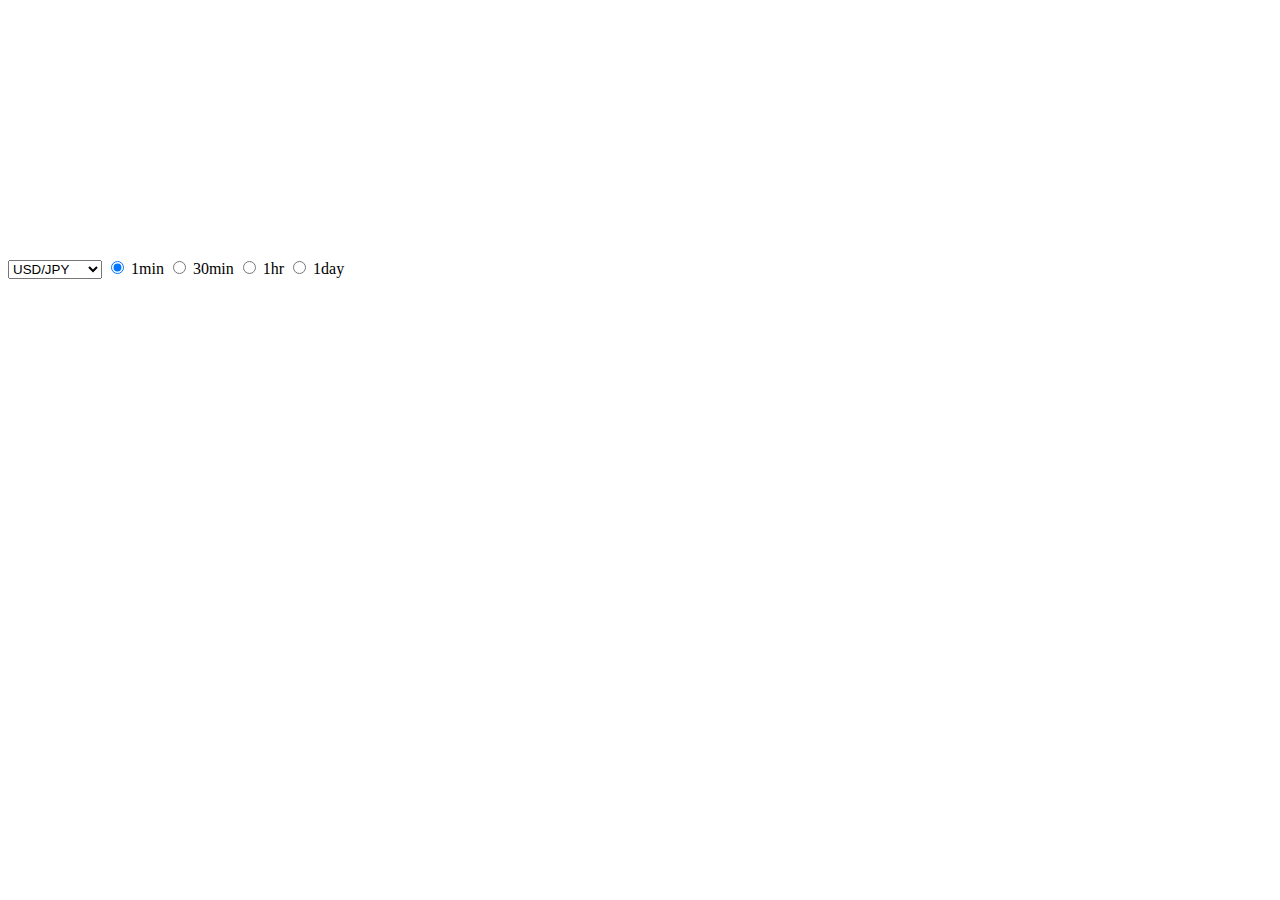
<file: chart/index.html>
<html>
	<head>
		<meta charset="utf-8">
		<meta name="viewport" content="width=device-width, initial-scale=1">
		<title>Financial | Chart.js</title>
		<script src="js/luxon.js"></script>
		<script src="js/chart.js"></script>
		<script src="js/chart_luxon.js"></script>
		<script src="js/chartjs-chart-financial.js" type="text/javascript"></script>
                <script type="text/javascript" src="js/socket.io.js"></script> 
                <script type="text/javascript"  src="js/jquery.js"></script>
                <script type="text/javascript" src="js/index.js"></script>
	</head>
	<body>
		
		<div style="width:1000px">
			<canvas id="chart"></canvas>
		</div>
		<div>
                    <select onchange="update()" id="offerId">
				<option selected value="2">USD/JPY</option>
				<option value="3">GBP/USD</option>
				<option value="6">USD/CAD</option>
				<option value="7">NZD/USD</option>
				<option value="9">EUR/GBP</option>
				<option value="10">EUR/JPY</option>
				<option value="11">GBP/JPY</option>
				<option value="28">AUD/NZD</option>
				<option value="1058">USDOLLAR</option>
				<option value="4001">XAU/USD</option>
				<option value="8001">BTC/USD</option>
				<option value="2001">USOil</option>
				<option value="2003">SOYF</option>
				<option value="1013">US30</option>
				<option value="1010">SPX500</option>
				<option value="1007">JPN225</option>
				<option value="1004">GER30</option>
			</select>
                    <div style="display: inline">
                        <input onchange="update()" checked=""  type="radio" id="1min" name="interval" value="m1">
                        <label for="1min">1min</label>
                        <input onchange="update()" type="radio" id="30min" name="interval" value="m30">
                        <label for="30min">30min</label>
                        <input onchange="update()" type="radio" id="1hr" name="interval" value="h1">
                        <label for="1hr">1hr</label>
                        <input onchange="update()" type="radio" id="1day" name="interval" value="d1">
                        <label for="1day">1day</label>
                    </div>
			
		</div>
		
	</body>
</html>
</file>
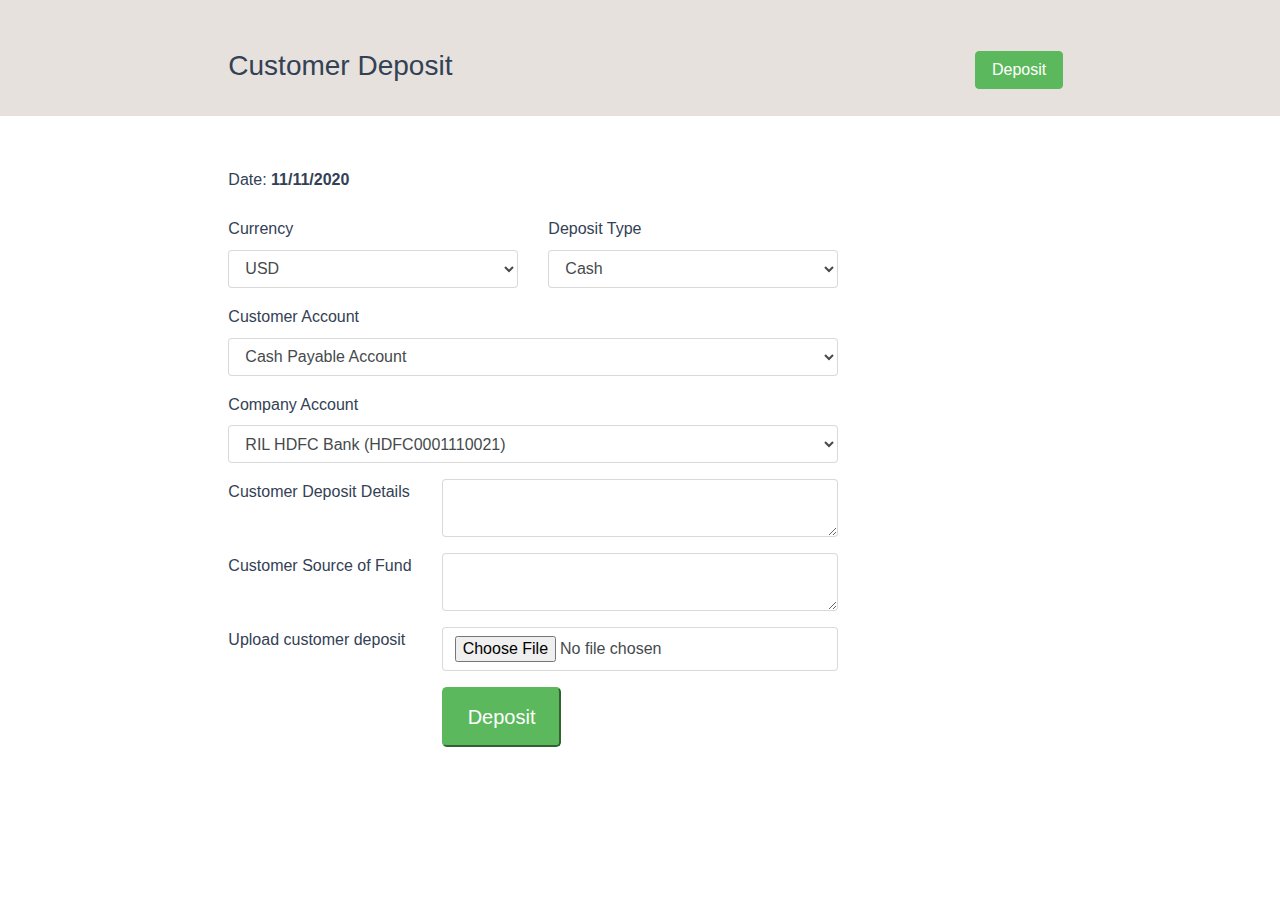
<file: deposit.html>
<!DOCTYPE html>
<html lang="en">
    <head>
        <meta charset="utf-8">
        <meta http-equiv="X-UA-Compatible" content="IE=edge">
        <meta name="viewport" content="width=device-width, initial-scale=1">

        <title></title>

        <meta name="description" content="Source code generated using layoutit.com">
        <meta name="author" content="LayoutIt!">

        <link href="css/bootstrap.min.css" rel="stylesheet">
        <link href="css/style.css" rel="stylesheet">

    </head>
    <body>

        <div class="container-fluid">
            <form>
                <div class="row" style="background-color: #e6e1dc">
                    <div class="col-md-2"></div>
                    <div class="col-md-7">
                        <br>
                        <br><h3>Customer Deposit</h3><br>
                    </div>
                    <div class="col-md-1"><br><br>
                          <a class="btn btn-success" href="customer_dashboard.html">Deposit</a>
                    </div>
                </div>
                <br> <br>

                <div class="row form-group">
                    <div class="col-md-2"></div>
                    <div class="col-md-3">
                        <label for="firstName">Date:</label>
                        <strong>11/11/2020</strong>
                    </div>
                    <div class="col-md-3">
                    </div>
                    <div class="col-md-2">
                    </div>
                    <div class="col-md-2"></div>
                </div>
                <div class="row form-group">
                    <div class="col-md-2"></div>
                    <div class="col-md-3">
                        <label for="firstName">Currency</label>
                        <select class="form-control">
                            <option>USD</option>
                            <option>INR</option>
                            <option>EUR</option>
                            <option>ZMB</option>
                        </select>
                    </div>
                    <div class="col-md-3">
                        <label for="lastName">Deposit Type</label>
                        <select class="form-control">
                            <option>Cash</option>
                            <option>E-Payment</option>
                        </select>
                    </div>
                    <div class="col-md-4">
                        
                    </div>
                </div>
                <div class="row form-group">
                    <div class="col-md-2"></div>
                    <div class="col-md-6">
                        <label for="dob">Customer Account</label>
                        <select class="form-control">
                            <option>Cash Payable Account</option>
                            <option>Non - Cash Payable Account</option>
                        </select>
                    </div>
                    <div class="col-md-4"></div>
                </div>

                <div class="row form-group">
                    <div class="col-md-2"></div>
                    <div class="col-md-6">
                        <label for="dob">Company Account</label>
                        <select class="form-control">
                            <option>RIL HDFC Bank (HDFC0001110021)</option>
                            <option>HUL ICICI Bank (ICICI4353535343)</option>
                        </select>
                    </div>
                    <div class="col-md-4"></div>
                </div>

                <div class="row form-group">
                    <div class="col-md-2"></div>
                    <div class="col-md-2">
                        <label for="state">Customer Deposit Details</label>
                    </div>
                    <div class="col-md-4">
                        <textarea class="form-control"></textarea>
                    </div>
                    <div class="col-md-2"></div>
                    <div class="col-md-2"></div>
                </div>

                <div class="row form-group">
                    <div class="col-md-2"></div>
                    <div class="col-md-2">
                        <label for="state">Customer Source of Fund</label>
                    </div>
                    <div class="col-md-4">
                        <textarea class="form-control"></textarea>
                    </div>
                    <div class="col-md-2"></div>
                    <div class="col-md-2"></div>
                </div>

                <div class="row form-group">
                    <div class="col-md-2"></div>
                    <div class="col-md-2">
                        <label for="state">Upload customer deposit</label>
                    </div>
                    <div class="col-md-4">
                        <input type="file" class="form-control" id="deposit" />
                    </div>
                    <div class="col-md-2"></div>
                    <div class="col-md-2"></div>
                </div>

                <div class="row form-group">
                    <div class="col-md-2"></div>
                    <div class="col-md-2">

                    </div>
                    <div class="col-md-6">
                        <input type="submit" class="btn-lg btn-success" value="Deposit"/>
                    </div>
                    <div class="col-md-2"></div>
                </div>
            </form>
        </div>

        <script src="js/jquery.min.js"></script>
        <script src="js/bootstrap.min.js"></script>
        <script src="js/scripts.js"></script>
    </body>
</html>
</file>
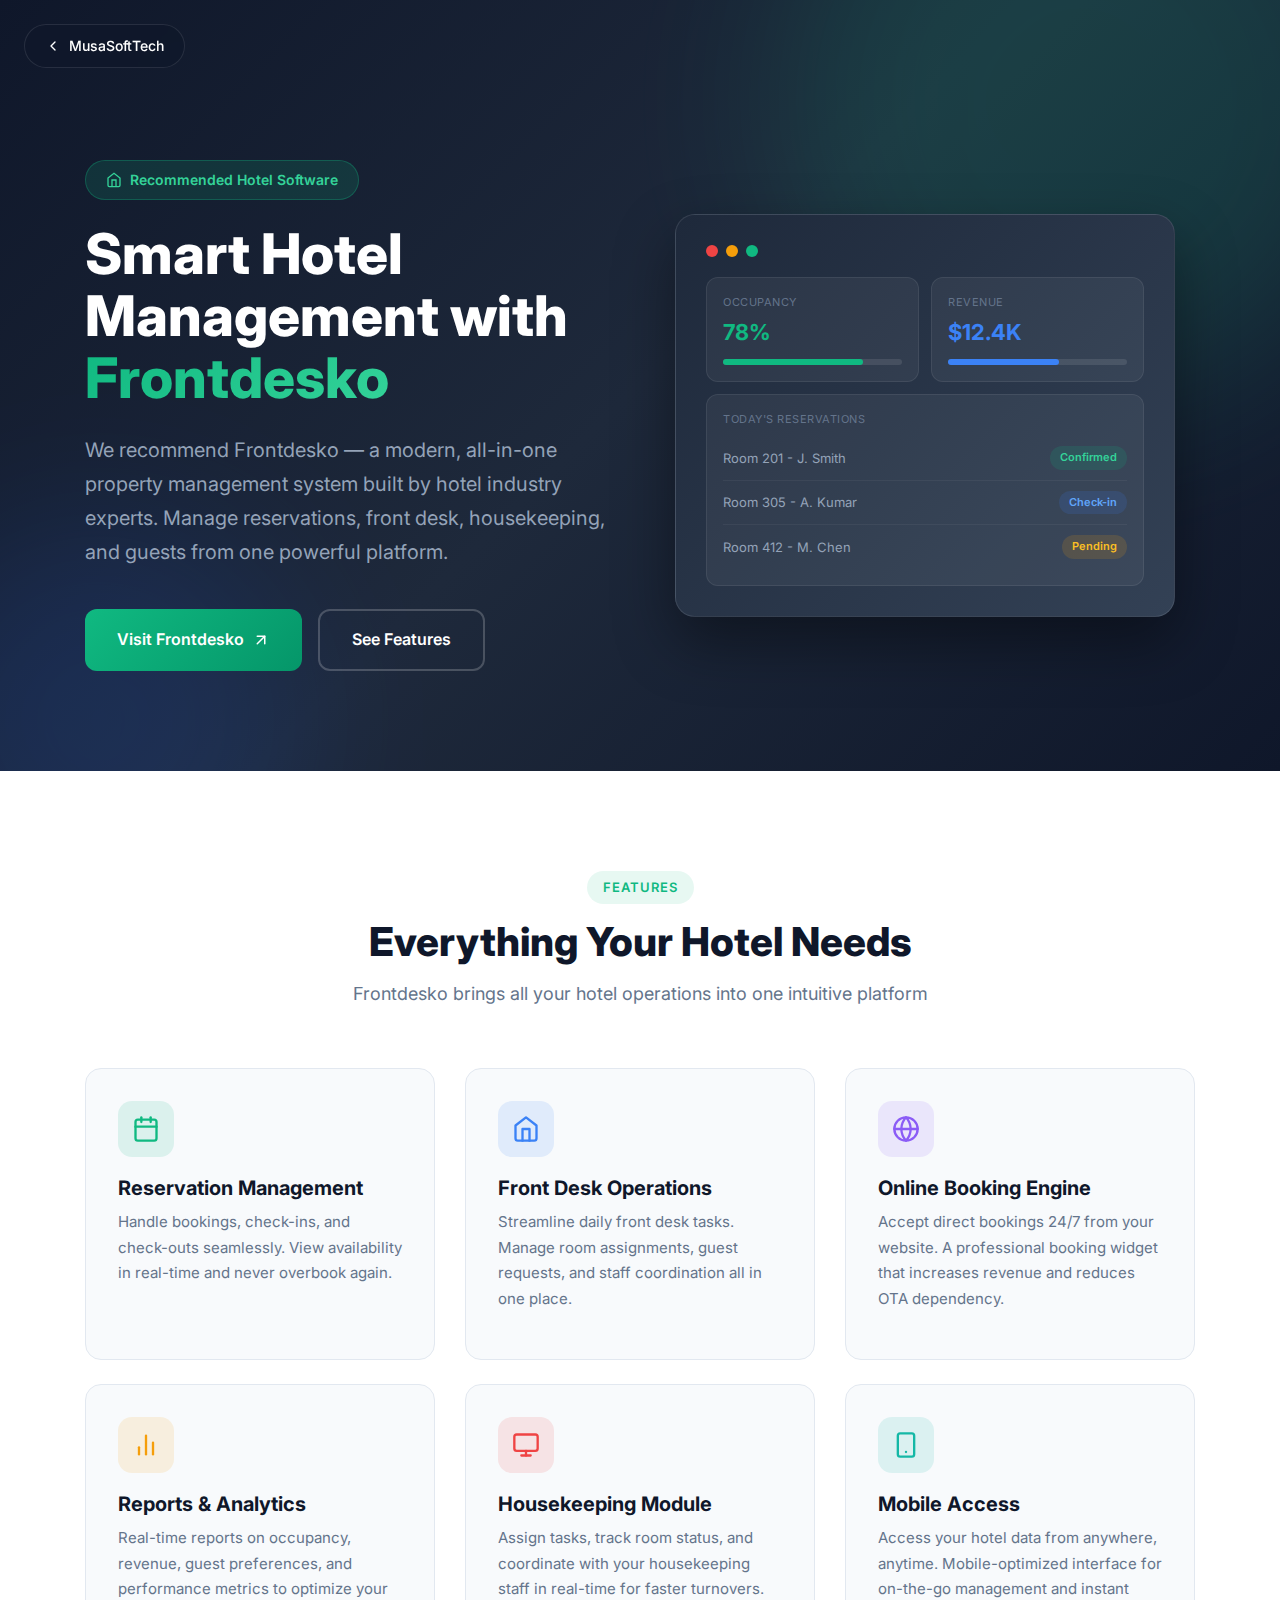
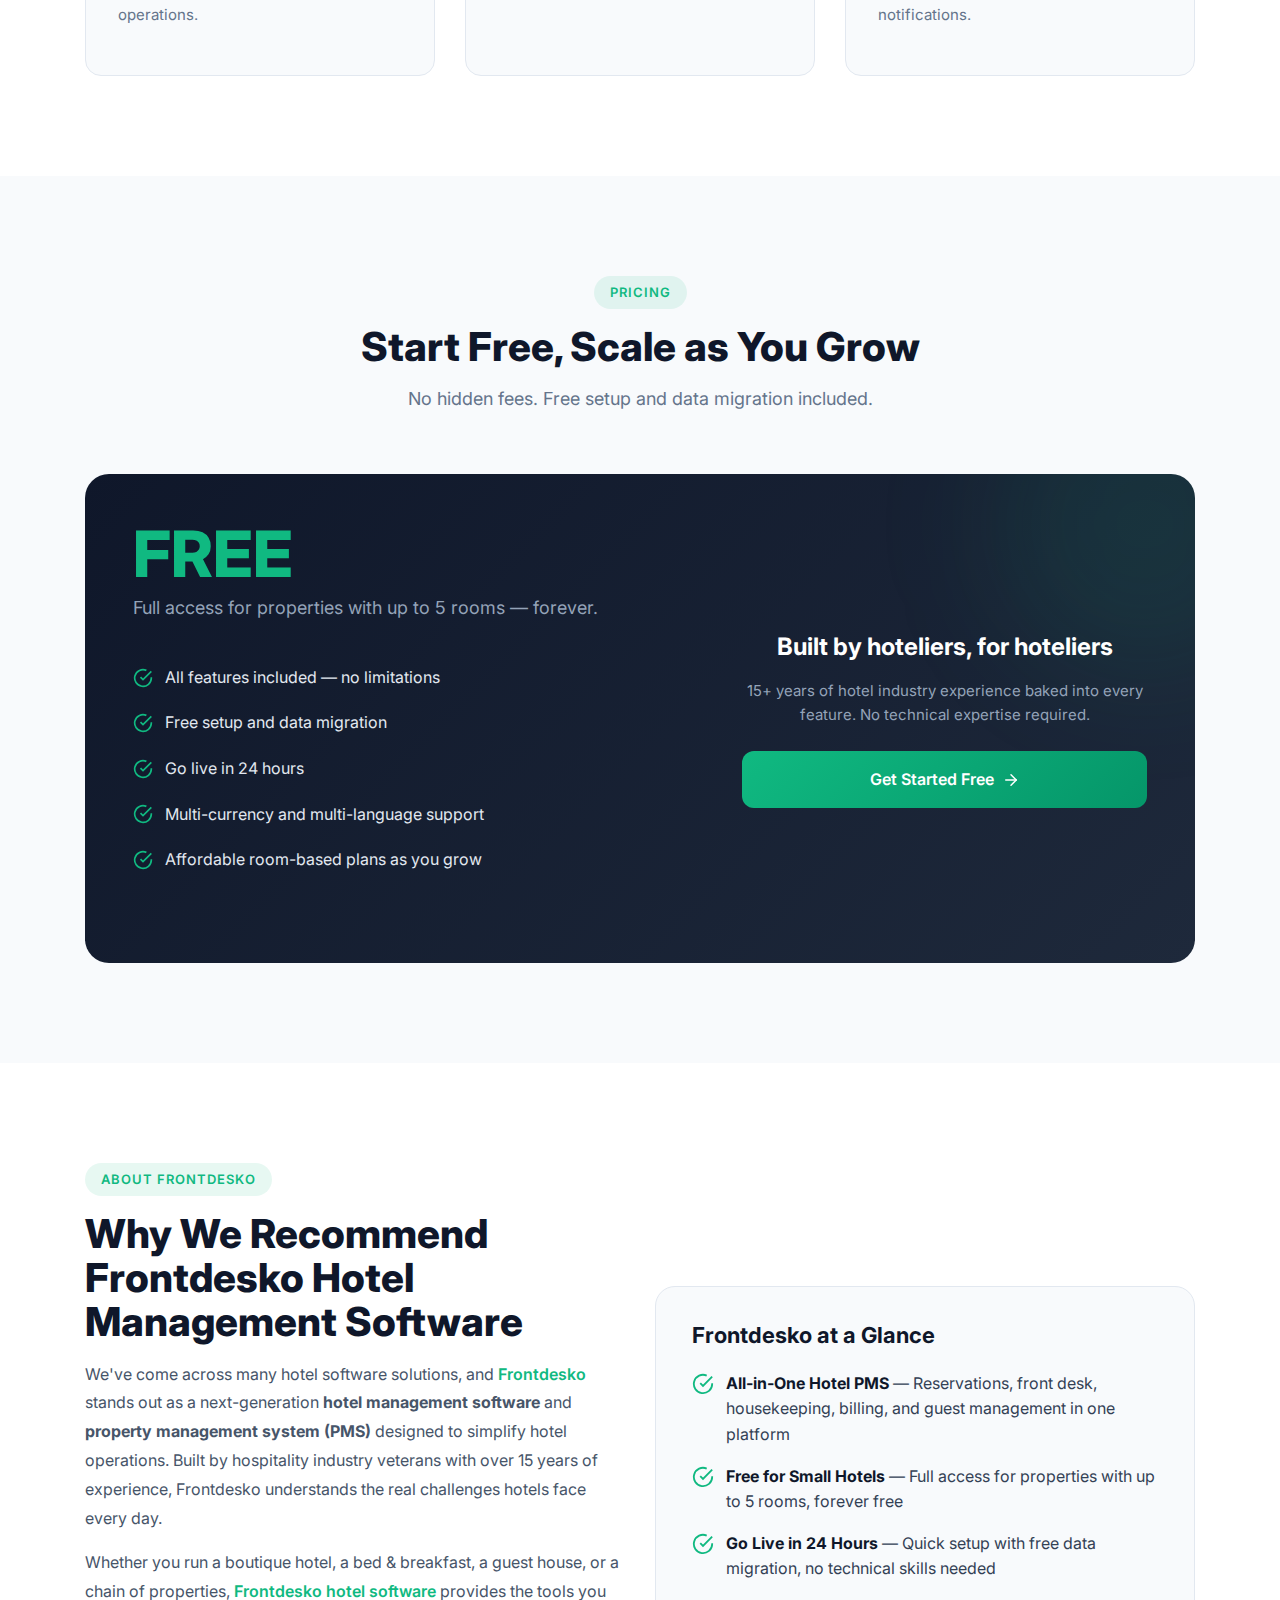
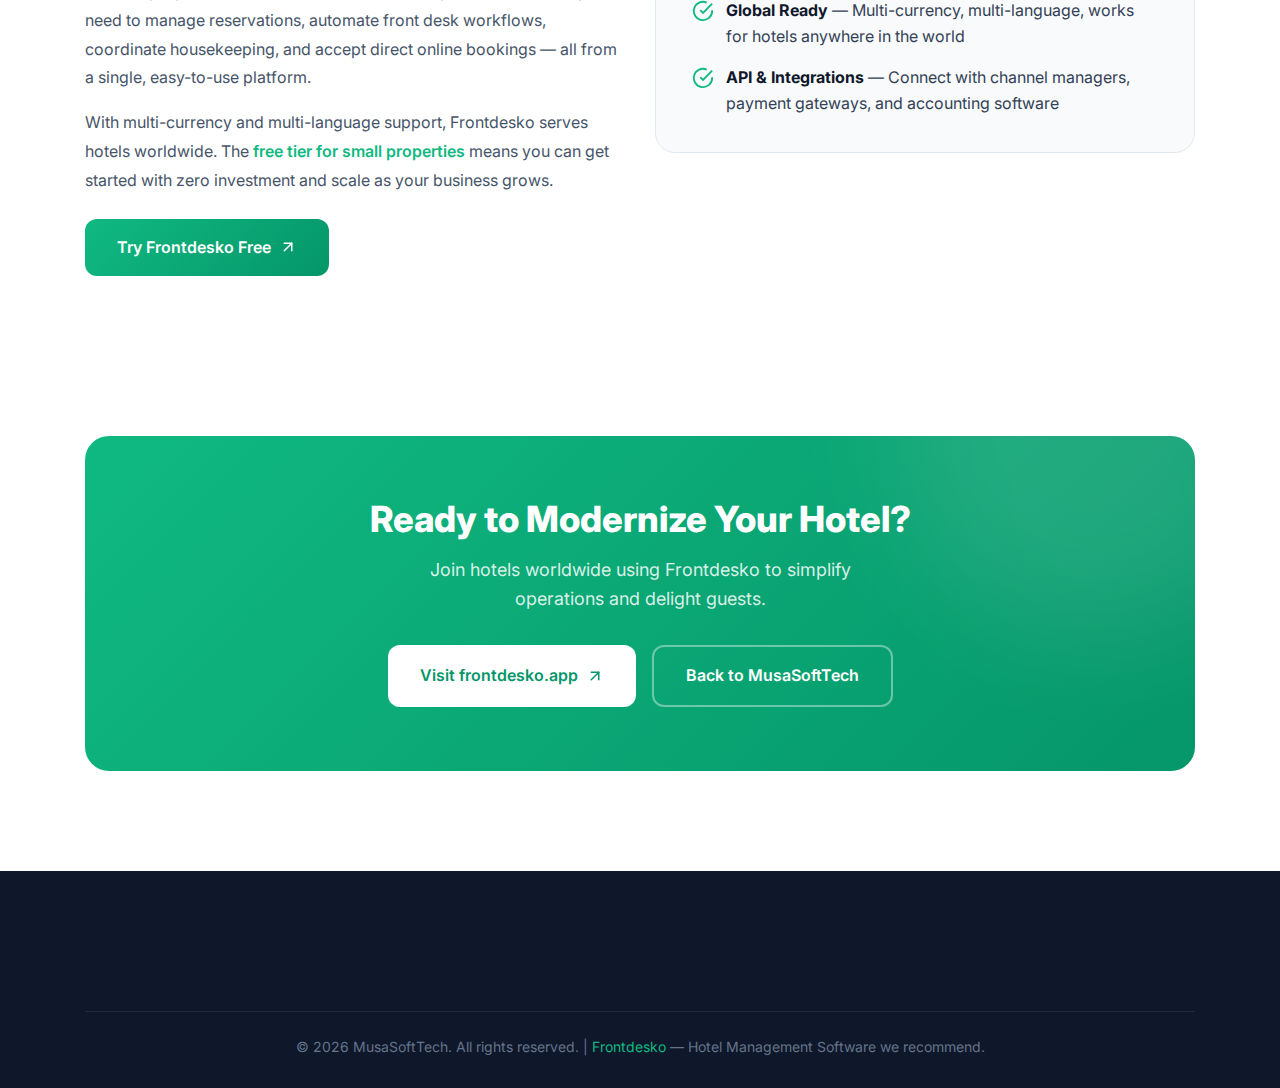
<file: frontdesko.html>
<!DOCTYPE html>
<html lang="en">
<head>
    <meta charset="utf-8">
    <meta http-equiv="X-UA-Compatible" content="IE=edge">
    <meta name="viewport" content="width=device-width, initial-scale=1">
    <title>Frontdesko - Best Hotel Management Software & PMS | Free Hotel Software</title>
    <meta name="description" content="Frontdesko is a modern hotel management software (PMS) built by hotel industry experts. Free for up to 5 rooms. Manage reservations, front desk operations, housekeeping, online bookings, and guest management from one powerful platform.">
    <meta name="keywords" content="hotel management software, hotel PMS, property management system, hotel booking software, front desk software, hotel reservation system, free hotel software, hotel management system, hospitality software, hotel operations software, frontdesko">
    <meta name="author" content="MusaSoftTech">

    <!-- Open Graph / SEO -->
    <meta property="og:type" content="website">
    <meta property="og:title" content="Frontdesko - Best Hotel Management Software & PMS">
    <meta property="og:description" content="Modern hotel management software built by hotel experts. Free for small properties. Manage reservations, front desk, housekeeping, and guests from one platform.">
    <meta property="og:url" content="https://frontdesko.app">
    <meta property="og:site_name" content="Frontdesko">

    <!-- Twitter Card -->
    <meta name="twitter:card" content="summary_large_image">
    <meta name="twitter:title" content="Frontdesko - Best Hotel Management Software & PMS">
    <meta name="twitter:description" content="Modern hotel management software built by hotel experts. Free for small properties. Manage reservations, front desk, housekeeping, and guests.">

    <!-- Canonical -->
    <link rel="canonical" href="https://frontdesko.app">

    <!-- Structured Data / JSON-LD -->
    <script type="application/ld+json">
    {
        "@context": "https://schema.org",
        "@type": "SoftwareApplication",
        "name": "Frontdesko",
        "applicationCategory": "BusinessApplication",
        "operatingSystem": "Web",
        "description": "Modern hotel management software (PMS) built by hotel industry experts with 15+ years of experience. Manage reservations, front desk operations, housekeeping, and guest management.",
        "url": "https://frontdesko.app",
        "offers": {
            "@type": "Offer",
            "price": "0",
            "priceCurrency": "USD",
            "description": "Free for properties with up to 5 rooms"
        },
        "featureList": [
            "Reservation Management",
            "Front Desk Operations",
            "Online Booking Engine",
            "Housekeeping Module",
            "Reports & Analytics",
            "Mobile Access",
            "Multi-currency Support",
            "Multi-language Support",
            "REST API Access",
            "Channel Manager Integration"
        ],
        "creator": {
            "@type": "Organization",
            "name": "Frontdesko"
        }
    }
    </script>

    <link href="https://fonts.googleapis.com/css2?family=Inter:wght@300;400;500;600;700;800&display=swap" rel="stylesheet">
    <link href="css/bootstrap.min.css" rel="stylesheet">
    <link href="css/style.css" rel="stylesheet">
    <style>
        /* Frontdesko Page Styles */
        .fd-hero {
            position: relative;
            padding: 160px 0 100px;
            background: linear-gradient(135deg, #0f172a 0%, #1e293b 50%, #0f172a 100%);
            overflow: hidden;
        }
        .fd-hero-bg {
            position: absolute;
            inset: 0;
            overflow: hidden;
        }
        .fd-hero-shape {
            position: absolute;
            border-radius: 50%;
            filter: blur(80px);
            opacity: 0.15;
        }
        .fd-hero-shape-1 {
            width: 600px;
            height: 600px;
            background: #10b981;
            top: -200px;
            right: -100px;
        }
        .fd-hero-shape-2 {
            width: 400px;
            height: 400px;
            background: #2563eb;
            bottom: -150px;
            left: -100px;
        }
        .fd-hero-content {
            position: relative;
            z-index: 2;
            max-width: 700px;
        }
        .fd-hero-badge {
            display: inline-flex;
            align-items: center;
            gap: 8px;
            padding: 8px 20px;
            background: rgba(16, 185, 129, 0.15);
            border: 1px solid rgba(16, 185, 129, 0.3);
            border-radius: 50px;
            color: #34d399;
            font-size: 14px;
            font-weight: 600;
            margin-bottom: 24px;
        }
        .fd-hero-title {
            font-size: 56px;
            font-weight: 800;
            color: #fff;
            line-height: 1.1;
            margin-bottom: 24px;
        }
        .fd-text-gradient {
            background: linear-gradient(135deg, #10b981, #34d399);
            -webkit-background-clip: text;
            -webkit-text-fill-color: transparent;
            background-clip: text;
        }
        .fd-hero-subtitle {
            font-size: 20px;
            color: #94a3b8;
            line-height: 1.7;
            margin-bottom: 40px;
        }
        .fd-hero-actions {
            display: flex;
            gap: 16px;
            flex-wrap: wrap;
        }
        .fd-btn-primary {
            display: inline-flex;
            align-items: center;
            gap: 8px;
            padding: 16px 32px;
            background: linear-gradient(135deg, #10b981, #059669);
            color: #fff;
            font-size: 16px;
            font-weight: 600;
            border-radius: 12px;
            border: none;
            cursor: pointer;
            transition: all 0.3s ease;
            text-decoration: none;
        }
        .fd-btn-primary:hover {
            transform: translateY(-2px);
            box-shadow: 0 8px 25px rgba(16, 185, 129, 0.4);
            color: #fff;
            text-decoration: none;
        }
        .fd-btn-outline {
            display: inline-flex;
            align-items: center;
            gap: 8px;
            padding: 16px 32px;
            background: transparent;
            color: #fff;
            font-size: 16px;
            font-weight: 600;
            border-radius: 12px;
            border: 2px solid rgba(255, 255, 255, 0.2);
            cursor: pointer;
            transition: all 0.3s ease;
            text-decoration: none;
        }
        .fd-btn-outline:hover {
            border-color: rgba(255, 255, 255, 0.5);
            background: rgba(255, 255, 255, 0.05);
            color: #fff;
            text-decoration: none;
        }
        .fd-hero-visual {
            position: relative;
            z-index: 2;
            display: flex;
            align-items: center;
            justify-content: center;
        }
        .fd-hero-mockup {
            background: linear-gradient(135deg, #1e293b, #334155);
            border: 1px solid rgba(255, 255, 255, 0.1);
            border-radius: 20px;
            padding: 30px;
            width: 100%;
            max-width: 500px;
            box-shadow: 0 25px 60px rgba(0, 0, 0, 0.4);
        }
        .fd-mockup-header {
            display: flex;
            align-items: center;
            gap: 8px;
            margin-bottom: 20px;
        }
        .fd-mockup-dot {
            width: 12px;
            height: 12px;
            border-radius: 50%;
        }
        .fd-mockup-dot-red { background: #ef4444; }
        .fd-mockup-dot-yellow { background: #f59e0b; }
        .fd-mockup-dot-green { background: #10b981; }
        .fd-mockup-row {
            display: flex;
            gap: 12px;
            margin-bottom: 12px;
        }
        .fd-mockup-card {
            flex: 1;
            background: rgba(255, 255, 255, 0.05);
            border: 1px solid rgba(255, 255, 255, 0.08);
            border-radius: 12px;
            padding: 16px;
        }
        .fd-mockup-label {
            font-size: 11px;
            color: #64748b;
            text-transform: uppercase;
            letter-spacing: 0.5px;
            margin-bottom: 4px;
        }
        .fd-mockup-value {
            font-size: 22px;
            font-weight: 700;
            color: #fff;
        }
        .fd-mockup-value-green { color: #10b981; }
        .fd-mockup-value-blue { color: #3b82f6; }
        .fd-mockup-bar {
            height: 6px;
            border-radius: 3px;
            background: rgba(255, 255, 255, 0.1);
            margin-top: 8px;
        }
        .fd-mockup-bar-fill {
            height: 100%;
            border-radius: 3px;
        }
        .fd-mockup-bar-fill-green { background: #10b981; width: 78%; }
        .fd-mockup-bar-fill-blue { background: #3b82f6; width: 62%; }
        .fd-mockup-bar-fill-purple { background: #8b5cf6; width: 45%; }
        .fd-mockup-list {
            margin-top: 8px;
        }
        .fd-mockup-list-item {
            display: flex;
            align-items: center;
            justify-content: space-between;
            padding: 10px 0;
            border-bottom: 1px solid rgba(255, 255, 255, 0.05);
            color: #94a3b8;
            font-size: 13px;
        }
        .fd-mockup-list-item:last-child { border-bottom: none; }
        .fd-mockup-status {
            font-size: 11px;
            padding: 3px 10px;
            border-radius: 20px;
            font-weight: 600;
        }
        .fd-mockup-status-confirmed {
            background: rgba(16, 185, 129, 0.15);
            color: #34d399;
        }
        .fd-mockup-status-checkin {
            background: rgba(59, 130, 246, 0.15);
            color: #60a5fa;
        }
        .fd-mockup-status-pending {
            background: rgba(245, 158, 11, 0.15);
            color: #fbbf24;
        }

        /* Features Section */
        .fd-features {
            padding: 100px 0;
            background: #fff;
        }
        .fd-section-tag {
            display: inline-block;
            padding: 6px 16px;
            background: rgba(16, 185, 129, 0.1);
            color: #10b981;
            font-size: 13px;
            font-weight: 600;
            border-radius: 50px;
            text-transform: uppercase;
            letter-spacing: 1px;
            margin-bottom: 16px;
        }
        .fd-section-title {
            font-size: 40px;
            font-weight: 800;
            color: #0f172a;
            margin-bottom: 16px;
        }
        .fd-section-subtitle {
            font-size: 18px;
            color: #64748b;
            max-width: 600px;
            margin: 0 auto 60px;
        }
        .fd-feature-card {
            background: #f8fafc;
            border: 1px solid #e2e8f0;
            border-radius: 16px;
            padding: 32px;
            height: 100%;
            transition: all 0.3s ease;
        }
        .fd-feature-card:hover {
            transform: translateY(-4px);
            box-shadow: 0 12px 30px rgba(0, 0, 0, 0.08);
            border-color: rgba(16, 185, 129, 0.3);
        }
        .fd-feature-icon {
            width: 56px;
            height: 56px;
            border-radius: 14px;
            display: flex;
            align-items: center;
            justify-content: center;
            margin-bottom: 20px;
        }
        .fd-feature-icon-green { background: rgba(16, 185, 129, 0.12); color: #10b981; }
        .fd-feature-icon-blue { background: rgba(59, 130, 246, 0.12); color: #3b82f6; }
        .fd-feature-icon-purple { background: rgba(139, 92, 246, 0.12); color: #8b5cf6; }
        .fd-feature-icon-orange { background: rgba(245, 158, 11, 0.12); color: #f59e0b; }
        .fd-feature-icon-red { background: rgba(239, 68, 68, 0.12); color: #ef4444; }
        .fd-feature-icon-teal { background: rgba(20, 184, 166, 0.12); color: #14b8a6; }
        .fd-feature-title {
            font-size: 20px;
            font-weight: 700;
            color: #0f172a;
            margin-bottom: 10px;
        }
        .fd-feature-desc {
            font-size: 15px;
            color: #64748b;
            line-height: 1.7;
        }

        /* Pricing Section */
        .fd-pricing {
            padding: 100px 0;
            background: #f8fafc;
        }
        .fd-pricing-highlight {
            background: linear-gradient(135deg, #0f172a, #1e293b);
            border-radius: 24px;
            padding: 48px;
            color: #fff;
            position: relative;
            overflow: hidden;
        }
        .fd-pricing-highlight::before {
            content: '';
            position: absolute;
            width: 300px;
            height: 300px;
            background: rgba(16, 185, 129, 0.1);
            border-radius: 50%;
            top: -100px;
            right: -100px;
            filter: blur(60px);
        }
        .fd-pricing-free {
            font-size: 64px;
            font-weight: 800;
            color: #10b981;
            line-height: 1;
            margin-bottom: 8px;
        }
        .fd-pricing-desc {
            font-size: 18px;
            color: #94a3b8;
            margin-bottom: 32px;
        }
        .fd-pricing-features {
            list-style: none;
            padding: 0;
            margin: 0 0 32px;
        }
        .fd-pricing-features li {
            display: flex;
            align-items: center;
            gap: 12px;
            padding: 10px 0;
            color: #e2e8f0;
            font-size: 16px;
        }
        .fd-pricing-features li svg {
            flex-shrink: 0;
            color: #10b981;
        }
        .fd-pricing-right {
            display: flex;
            flex-direction: column;
            justify-content: center;
            align-items: center;
            text-align: center;
        }
        .fd-pricing-tagline {
            font-size: 24px;
            font-weight: 700;
            color: #fff;
            margin-bottom: 12px;
        }
        .fd-pricing-note {
            font-size: 15px;
            color: #94a3b8;
            margin-bottom: 24px;
        }

        /* CTA Section */
        .fd-cta {
            padding: 100px 0;
            background: #fff;
            text-align: center;
        }
        .fd-cta-card {
            background: linear-gradient(135deg, #10b981 0%, #059669 100%);
            border-radius: 24px;
            padding: 64px 48px;
            position: relative;
            overflow: hidden;
        }
        .fd-cta-card::before {
            content: '';
            position: absolute;
            width: 400px;
            height: 400px;
            background: rgba(255, 255, 255, 0.1);
            border-radius: 50%;
            top: -200px;
            right: -100px;
            filter: blur(60px);
        }
        .fd-cta-title {
            font-size: 36px;
            font-weight: 800;
            color: #fff;
            margin-bottom: 16px;
            position: relative;
            z-index: 1;
        }
        .fd-cta-subtitle {
            font-size: 18px;
            color: rgba(255, 255, 255, 0.85);
            margin-bottom: 32px;
            max-width: 500px;
            margin-left: auto;
            margin-right: auto;
            position: relative;
            z-index: 1;
        }
        .fd-cta-actions {
            display: flex;
            gap: 16px;
            justify-content: center;
            flex-wrap: wrap;
            position: relative;
            z-index: 1;
        }
        .fd-btn-white {
            display: inline-flex;
            align-items: center;
            gap: 8px;
            padding: 16px 32px;
            background: #fff;
            color: #059669;
            font-size: 16px;
            font-weight: 600;
            border-radius: 12px;
            border: none;
            cursor: pointer;
            transition: all 0.3s ease;
            text-decoration: none;
        }
        .fd-btn-white:hover {
            transform: translateY(-2px);
            box-shadow: 0 8px 25px rgba(0, 0, 0, 0.15);
            color: #059669;
            text-decoration: none;
        }
        .fd-btn-outline-white {
            display: inline-flex;
            align-items: center;
            gap: 8px;
            padding: 16px 32px;
            background: transparent;
            color: #fff;
            font-size: 16px;
            font-weight: 600;
            border-radius: 12px;
            border: 2px solid rgba(255, 255, 255, 0.4);
            cursor: pointer;
            transition: all 0.3s ease;
            text-decoration: none;
        }
        .fd-btn-outline-white:hover {
            border-color: #fff;
            background: rgba(255, 255, 255, 0.1);
            color: #fff;
            text-decoration: none;
        }

        /* Back link */
        .fd-back-link {
            position: fixed;
            top: 24px;
            left: 24px;
            z-index: 1000;
            display: inline-flex;
            align-items: center;
            gap: 8px;
            padding: 10px 20px;
            background: rgba(15, 23, 42, 0.85);
            backdrop-filter: blur(10px);
            color: #fff;
            font-size: 14px;
            font-weight: 500;
            border-radius: 50px;
            border: 1px solid rgba(255, 255, 255, 0.1);
            text-decoration: none;
            transition: all 0.3s ease;
        }
        .fd-back-link:hover {
            background: rgba(15, 23, 42, 0.95);
            color: #fff;
            text-decoration: none;
        }

        /* Responsive */
        @media (max-width: 991px) {
            .fd-hero { padding: 140px 0 60px; }
            .fd-hero-title { font-size: 40px; }
            .fd-hero-visual { margin-top: 48px; }
            .fd-pricing-highlight { padding: 32px; }
            .fd-pricing-free { font-size: 48px; }
            .fd-pricing-right { margin-top: 32px; }
        }
        @media (max-width: 767px) {
            .fd-hero-title { font-size: 32px; }
            .fd-hero-subtitle { font-size: 17px; }
            .fd-section-title { font-size: 30px; }
            .fd-cta-card { padding: 40px 24px; }
            .fd-cta-title { font-size: 28px; }
        }
    </style>
</head>
<body>

    <!-- Back to Home -->
    <a href="index.html" class="fd-back-link">
        <svg width="16" height="16" viewBox="0 0 24 24" fill="none" stroke="currentColor" stroke-width="2" stroke-linecap="round" stroke-linejoin="round"><polyline points="15 18 9 12 15 6"></polyline></svg>
        MusaSoftTech
    </a>

    <!-- Hero Section -->
    <section class="fd-hero">
        <div class="fd-hero-bg">
            <div class="fd-hero-shape fd-hero-shape-1"></div>
            <div class="fd-hero-shape fd-hero-shape-2"></div>
        </div>
        <div class="container">
            <div class="row align-items-center">
                <div class="col-lg-6">
                    <div class="fd-hero-content">
                        <span class="fd-hero-badge">
                            <svg width="16" height="16" viewBox="0 0 24 24" fill="none" stroke="currentColor" stroke-width="2"><path d="M3 9l9-7 9 7v11a2 2 0 0 1-2 2H5a2 2 0 0 1-2-2z"></path><polyline points="9 22 9 12 15 12 15 22"></polyline></svg>
                            Recommended Hotel Software
                        </span>
                        <h1 class="fd-hero-title">
                            Smart Hotel Management with <span class="fd-text-gradient">Frontdesko</span>
                        </h1>
                        <p class="fd-hero-subtitle">
                            We recommend Frontdesko — a modern, all-in-one property management system built by hotel industry experts. Manage reservations, front desk, housekeeping, and guests from one powerful platform.
                        </p>
                        <div class="fd-hero-actions">
                            <a href="https://frontdesko.app" target="_blank" rel="noopener noreferrer" class="fd-btn-primary">
                                Visit Frontdesko
                                <svg width="18" height="18" viewBox="0 0 24 24" fill="none" stroke="currentColor" stroke-width="2" stroke-linecap="round" stroke-linejoin="round"><line x1="7" y1="17" x2="17" y2="7"></line><polyline points="7 7 17 7 17 17"></polyline></svg>
                            </a>
                            <a href="#features" class="fd-btn-outline">
                                See Features
                            </a>
                        </div>
                    </div>
                </div>
                <div class="col-lg-6">
                    <div class="fd-hero-visual">
                        <div class="fd-hero-mockup">
                            <div class="fd-mockup-header">
                                <span class="fd-mockup-dot fd-mockup-dot-red"></span>
                                <span class="fd-mockup-dot fd-mockup-dot-yellow"></span>
                                <span class="fd-mockup-dot fd-mockup-dot-green"></span>
                            </div>
                            <div class="fd-mockup-row">
                                <div class="fd-mockup-card">
                                    <div class="fd-mockup-label">Occupancy</div>
                                    <div class="fd-mockup-value fd-mockup-value-green">78%</div>
                                    <div class="fd-mockup-bar"><div class="fd-mockup-bar-fill fd-mockup-bar-fill-green"></div></div>
                                </div>
                                <div class="fd-mockup-card">
                                    <div class="fd-mockup-label">Revenue</div>
                                    <div class="fd-mockup-value fd-mockup-value-blue">$12.4K</div>
                                    <div class="fd-mockup-bar"><div class="fd-mockup-bar-fill fd-mockup-bar-fill-blue"></div></div>
                                </div>
                            </div>
                            <div class="fd-mockup-card">
                                <div class="fd-mockup-label">Today's Reservations</div>
                                <div class="fd-mockup-list">
                                    <div class="fd-mockup-list-item">
                                        <span>Room 201 - J. Smith</span>
                                        <span class="fd-mockup-status fd-mockup-status-confirmed">Confirmed</span>
                                    </div>
                                    <div class="fd-mockup-list-item">
                                        <span>Room 305 - A. Kumar</span>
                                        <span class="fd-mockup-status fd-mockup-status-checkin">Check-in</span>
                                    </div>
                                    <div class="fd-mockup-list-item">
                                        <span>Room 412 - M. Chen</span>
                                        <span class="fd-mockup-status fd-mockup-status-pending">Pending</span>
                                    </div>
                                </div>
                            </div>
                        </div>
                    </div>
                </div>
            </div>
        </div>
    </section>

    <!-- Features Section -->
    <section class="fd-features" id="features">
        <div class="container">
            <div class="text-center">
                <span class="fd-section-tag">Features</span>
                <h2 class="fd-section-title">Everything Your Hotel Needs</h2>
                <p class="fd-section-subtitle">Frontdesko brings all your hotel operations into one intuitive platform</p>
            </div>
            <div class="row" style="row-gap: 24px;">
                <div class="col-lg-4 col-md-6">
                    <div class="fd-feature-card">
                        <div class="fd-feature-icon fd-feature-icon-green">
                            <svg width="28" height="28" viewBox="0 0 24 24" fill="none" stroke="currentColor" stroke-width="2" stroke-linecap="round" stroke-linejoin="round"><rect x="3" y="4" width="18" height="18" rx="2" ry="2"></rect><line x1="16" y1="2" x2="16" y2="6"></line><line x1="8" y1="2" x2="8" y2="6"></line><line x1="3" y1="10" x2="21" y2="10"></line></svg>
                        </div>
                        <h3 class="fd-feature-title">Reservation Management</h3>
                        <p class="fd-feature-desc">Handle bookings, check-ins, and check-outs seamlessly. View availability in real-time and never overbook again.</p>
                    </div>
                </div>
                <div class="col-lg-4 col-md-6">
                    <div class="fd-feature-card">
                        <div class="fd-feature-icon fd-feature-icon-blue">
                            <svg width="28" height="28" viewBox="0 0 24 24" fill="none" stroke="currentColor" stroke-width="2" stroke-linecap="round" stroke-linejoin="round"><path d="M3 9l9-7 9 7v11a2 2 0 0 1-2 2H5a2 2 0 0 1-2-2z"></path><polyline points="9 22 9 12 15 12 15 22"></polyline></svg>
                        </div>
                        <h3 class="fd-feature-title">Front Desk Operations</h3>
                        <p class="fd-feature-desc">Streamline daily front desk tasks. Manage room assignments, guest requests, and staff coordination all in one place.</p>
                    </div>
                </div>
                <div class="col-lg-4 col-md-6">
                    <div class="fd-feature-card">
                        <div class="fd-feature-icon fd-feature-icon-purple">
                            <svg width="28" height="28" viewBox="0 0 24 24" fill="none" stroke="currentColor" stroke-width="2" stroke-linecap="round" stroke-linejoin="round"><circle cx="12" cy="12" r="10"></circle><line x1="2" y1="12" x2="22" y2="12"></line><path d="M12 2a15.3 15.3 0 0 1 4 10 15.3 15.3 0 0 1-4 10 15.3 15.3 0 0 1-4-10 15.3 15.3 0 0 1 4-10z"></path></svg>
                        </div>
                        <h3 class="fd-feature-title">Online Booking Engine</h3>
                        <p class="fd-feature-desc">Accept direct bookings 24/7 from your website. A professional booking widget that increases revenue and reduces OTA dependency.</p>
                    </div>
                </div>
                <div class="col-lg-4 col-md-6">
                    <div class="fd-feature-card">
                        <div class="fd-feature-icon fd-feature-icon-orange">
                            <svg width="28" height="28" viewBox="0 0 24 24" fill="none" stroke="currentColor" stroke-width="2" stroke-linecap="round" stroke-linejoin="round"><line x1="18" y1="20" x2="18" y2="10"></line><line x1="12" y1="20" x2="12" y2="4"></line><line x1="6" y1="20" x2="6" y2="14"></line></svg>
                        </div>
                        <h3 class="fd-feature-title">Reports & Analytics</h3>
                        <p class="fd-feature-desc">Real-time reports on occupancy, revenue, guest preferences, and performance metrics to optimize your operations.</p>
                    </div>
                </div>
                <div class="col-lg-4 col-md-6">
                    <div class="fd-feature-card">
                        <div class="fd-feature-icon fd-feature-icon-red">
                            <svg width="28" height="28" viewBox="0 0 24 24" fill="none" stroke="currentColor" stroke-width="2" stroke-linecap="round" stroke-linejoin="round"><rect x="2" y="3" width="20" height="14" rx="2" ry="2"></rect><line x1="8" y1="21" x2="16" y2="21"></line><line x1="12" y1="17" x2="12" y2="21"></line></svg>
                        </div>
                        <h3 class="fd-feature-title">Housekeeping Module</h3>
                        <p class="fd-feature-desc">Assign tasks, track room status, and coordinate with your housekeeping staff in real-time for faster turnovers.</p>
                    </div>
                </div>
                <div class="col-lg-4 col-md-6">
                    <div class="fd-feature-card">
                        <div class="fd-feature-icon fd-feature-icon-teal">
                            <svg width="28" height="28" viewBox="0 0 24 24" fill="none" stroke="currentColor" stroke-width="2" stroke-linecap="round" stroke-linejoin="round"><rect x="5" y="2" width="14" height="20" rx="2" ry="2"></rect><line x1="12" y1="18" x2="12.01" y2="18"></line></svg>
                        </div>
                        <h3 class="fd-feature-title">Mobile Access</h3>
                        <p class="fd-feature-desc">Access your hotel data from anywhere, anytime. Mobile-optimized interface for on-the-go management and instant notifications.</p>
                    </div>
                </div>
            </div>
        </div>
    </section>

    <!-- Pricing Highlight -->
    <section class="fd-pricing">
        <div class="container">
            <div class="text-center">
                <span class="fd-section-tag">Pricing</span>
                <h2 class="fd-section-title">Start Free, Scale as You Grow</h2>
                <p class="fd-section-subtitle">No hidden fees. Free setup and data migration included.</p>
            </div>
            <div class="fd-pricing-highlight">
                <div class="row align-items-center">
                    <div class="col-lg-7">
                        <div class="fd-pricing-free">FREE</div>
                        <p class="fd-pricing-desc">Full access for properties with up to 5 rooms — forever.</p>
                        <ul class="fd-pricing-features">
                            <li>
                                <svg width="20" height="20" viewBox="0 0 24 24" fill="none" stroke="currentColor" stroke-width="2"><path d="M22 11.08V12a10 10 0 1 1-5.93-9.14"></path><polyline points="22 4 12 14.01 9 11.01"></polyline></svg>
                                All features included — no limitations
                            </li>
                            <li>
                                <svg width="20" height="20" viewBox="0 0 24 24" fill="none" stroke="currentColor" stroke-width="2"><path d="M22 11.08V12a10 10 0 1 1-5.93-9.14"></path><polyline points="22 4 12 14.01 9 11.01"></polyline></svg>
                                Free setup and data migration
                            </li>
                            <li>
                                <svg width="20" height="20" viewBox="0 0 24 24" fill="none" stroke="currentColor" stroke-width="2"><path d="M22 11.08V12a10 10 0 1 1-5.93-9.14"></path><polyline points="22 4 12 14.01 9 11.01"></polyline></svg>
                                Go live in 24 hours
                            </li>
                            <li>
                                <svg width="20" height="20" viewBox="0 0 24 24" fill="none" stroke="currentColor" stroke-width="2"><path d="M22 11.08V12a10 10 0 1 1-5.93-9.14"></path><polyline points="22 4 12 14.01 9 11.01"></polyline></svg>
                                Multi-currency and multi-language support
                            </li>
                            <li>
                                <svg width="20" height="20" viewBox="0 0 24 24" fill="none" stroke="currentColor" stroke-width="2"><path d="M22 11.08V12a10 10 0 1 1-5.93-9.14"></path><polyline points="22 4 12 14.01 9 11.01"></polyline></svg>
                                Affordable room-based plans as you grow
                            </li>
                        </ul>
                    </div>
                    <div class="col-lg-5">
                        <div class="fd-pricing-right">
                            <p class="fd-pricing-tagline">Built by hoteliers, for hoteliers</p>
                            <p class="fd-pricing-note">15+ years of hotel industry experience baked into every feature. No technical expertise required.</p>
                            <a href="https://frontdesko.app" target="_blank" rel="noopener noreferrer" class="fd-btn-primary" style="width: 100%; justify-content: center;">
                                Get Started Free
                                <svg width="18" height="18" viewBox="0 0 24 24" fill="none" stroke="currentColor" stroke-width="2" stroke-linecap="round" stroke-linejoin="round"><line x1="5" y1="12" x2="19" y2="12"></line><polyline points="12 5 19 12 12 19"></polyline></svg>
                            </a>
                        </div>
                    </div>
                </div>
            </div>
        </div>
    </section>

    <!-- SEO Content Section -->
    <section class="fd-features" id="about-frontdesko" style="background: #fff; padding-bottom: 60px;">
        <div class="container">
            <div class="row align-items-center">
                <div class="col-lg-6">
                    <span class="fd-section-tag">About Frontdesko</span>
                    <h2 class="fd-section-title" style="text-align: left;">Why We Recommend Frontdesko Hotel Management Software</h2>
                    <p style="font-size: 16px; color: #475569; line-height: 1.8; margin-bottom: 16px;">
                        We've come across many hotel software solutions, and <a href="https://frontdesko.app" target="_blank" rel="noopener" style="color: #10b981; font-weight: 600;">Frontdesko</a> stands out as a next-generation <strong>hotel management software</strong> and <strong>property management system (PMS)</strong> designed to simplify hotel operations. Built by hospitality industry veterans with over 15 years of experience, Frontdesko understands the real challenges hotels face every day.
                    </p>
                    <p style="font-size: 16px; color: #475569; line-height: 1.8; margin-bottom: 16px;">
                        Whether you run a boutique hotel, a bed &amp; breakfast, a guest house, or a chain of properties, <a href="https://frontdesko.app" target="_blank" rel="noopener" style="color: #10b981; font-weight: 600;">Frontdesko hotel software</a> provides the tools you need to manage reservations, automate front desk workflows, coordinate housekeeping, and accept direct online bookings — all from a single, easy-to-use platform.
                    </p>
                    <p style="font-size: 16px; color: #475569; line-height: 1.8; margin-bottom: 24px;">
                        With multi-currency and multi-language support, Frontdesko serves hotels worldwide. The <a href="https://frontdesko.app/pricing" target="_blank" rel="noopener" style="color: #10b981; font-weight: 600;">free tier for small properties</a> means you can get started with zero investment and scale as your business grows.
                    </p>
                    <a href="https://frontdesko.app" target="_blank" rel="noopener" class="fd-btn-primary">
                        Try Frontdesko Free
                        <svg width="18" height="18" viewBox="0 0 24 24" fill="none" stroke="currentColor" stroke-width="2" stroke-linecap="round" stroke-linejoin="round"><line x1="7" y1="17" x2="17" y2="7"></line><polyline points="7 7 17 7 17 17"></polyline></svg>
                    </a>
                </div>
                <div class="col-lg-6">
                    <div style="background: #f8fafc; border: 1px solid #e2e8f0; border-radius: 20px; padding: 36px;">
                        <h3 style="font-size: 22px; font-weight: 700; color: #0f172a; margin-bottom: 24px;">Frontdesko at a Glance</h3>
                        <div style="display: flex; flex-direction: column; gap: 16px;">
                            <div style="display: flex; align-items: flex-start; gap: 12px;">
                                <svg width="22" height="22" viewBox="0 0 24 24" fill="none" stroke="#10b981" stroke-width="2" style="flex-shrink: 0; margin-top: 2px;"><path d="M22 11.08V12a10 10 0 1 1-5.93-9.14"></path><polyline points="22 4 12 14.01 9 11.01"></polyline></svg>
                                <div><strong style="color: #0f172a;">All-in-One Hotel PMS</strong> — Reservations, front desk, housekeeping, billing, and guest management in one platform</div>
                            </div>
                            <div style="display: flex; align-items: flex-start; gap: 12px;">
                                <svg width="22" height="22" viewBox="0 0 24 24" fill="none" stroke="#10b981" stroke-width="2" style="flex-shrink: 0; margin-top: 2px;"><path d="M22 11.08V12a10 10 0 1 1-5.93-9.14"></path><polyline points="22 4 12 14.01 9 11.01"></polyline></svg>
                                <div><strong style="color: #0f172a;">Free for Small Hotels</strong> — Full access for properties with up to 5 rooms, forever free</div>
                            </div>
                            <div style="display: flex; align-items: flex-start; gap: 12px;">
                                <svg width="22" height="22" viewBox="0 0 24 24" fill="none" stroke="#10b981" stroke-width="2" style="flex-shrink: 0; margin-top: 2px;"><path d="M22 11.08V12a10 10 0 1 1-5.93-9.14"></path><polyline points="22 4 12 14.01 9 11.01"></polyline></svg>
                                <div><strong style="color: #0f172a;">Go Live in 24 Hours</strong> — Quick setup with free data migration, no technical skills needed</div>
                            </div>
                            <div style="display: flex; align-items: flex-start; gap: 12px;">
                                <svg width="22" height="22" viewBox="0 0 24 24" fill="none" stroke="#10b981" stroke-width="2" style="flex-shrink: 0; margin-top: 2px;"><path d="M22 11.08V12a10 10 0 1 1-5.93-9.14"></path><polyline points="22 4 12 14.01 9 11.01"></polyline></svg>
                                <div><strong style="color: #0f172a;">Global Ready</strong> — Multi-currency, multi-language, works for hotels anywhere in the world</div>
                            </div>
                            <div style="display: flex; align-items: flex-start; gap: 12px;">
                                <svg width="22" height="22" viewBox="0 0 24 24" fill="none" stroke="#10b981" stroke-width="2" style="flex-shrink: 0; margin-top: 2px;"><path d="M22 11.08V12a10 10 0 1 1-5.93-9.14"></path><polyline points="22 4 12 14.01 9 11.01"></polyline></svg>
                                <div><strong style="color: #0f172a;">API & Integrations</strong> — Connect with channel managers, payment gateways, and accounting software</div>
                            </div>
                        </div>
                    </div>
                </div>
            </div>
        </div>
    </section>

    <!-- CTA Section -->
    <section class="fd-cta">
        <div class="container">
            <div class="fd-cta-card">
                <h2 class="fd-cta-title">Ready to Modernize Your Hotel?</h2>
                <p class="fd-cta-subtitle">Join hotels worldwide using Frontdesko to simplify operations and delight guests.</p>
                <div class="fd-cta-actions">
                    <a href="https://frontdesko.app" target="_blank" rel="noopener noreferrer" class="fd-btn-white">
                        Visit frontdesko.app
                        <svg width="18" height="18" viewBox="0 0 24 24" fill="none" stroke="currentColor" stroke-width="2" stroke-linecap="round" stroke-linejoin="round"><line x1="7" y1="17" x2="17" y2="7"></line><polyline points="7 7 17 7 17 17"></polyline></svg>
                    </a>
                    <a href="index.html" class="fd-btn-outline-white">
                        Back to MusaSoftTech
                    </a>
                </div>
            </div>
        </div>
    </section>

    <!-- Simple Footer -->
    <footer class="mst-footer">
        <div class="container">
            <div class="mst-footer-bottom">
                <p>&copy; 2026 MusaSoftTech. All rights reserved. | <a href="https://frontdesko.app" target="_blank" rel="noopener noreferrer" style="color: #10b981;">Frontdesko</a> — Hotel Management Software we recommend.</p>
            </div>
        </div>
    </footer>

    <script src="js/jquery.min.js"></script>
    <script src="js/bootstrap.min.js"></script>
</body>
</html>
</file>
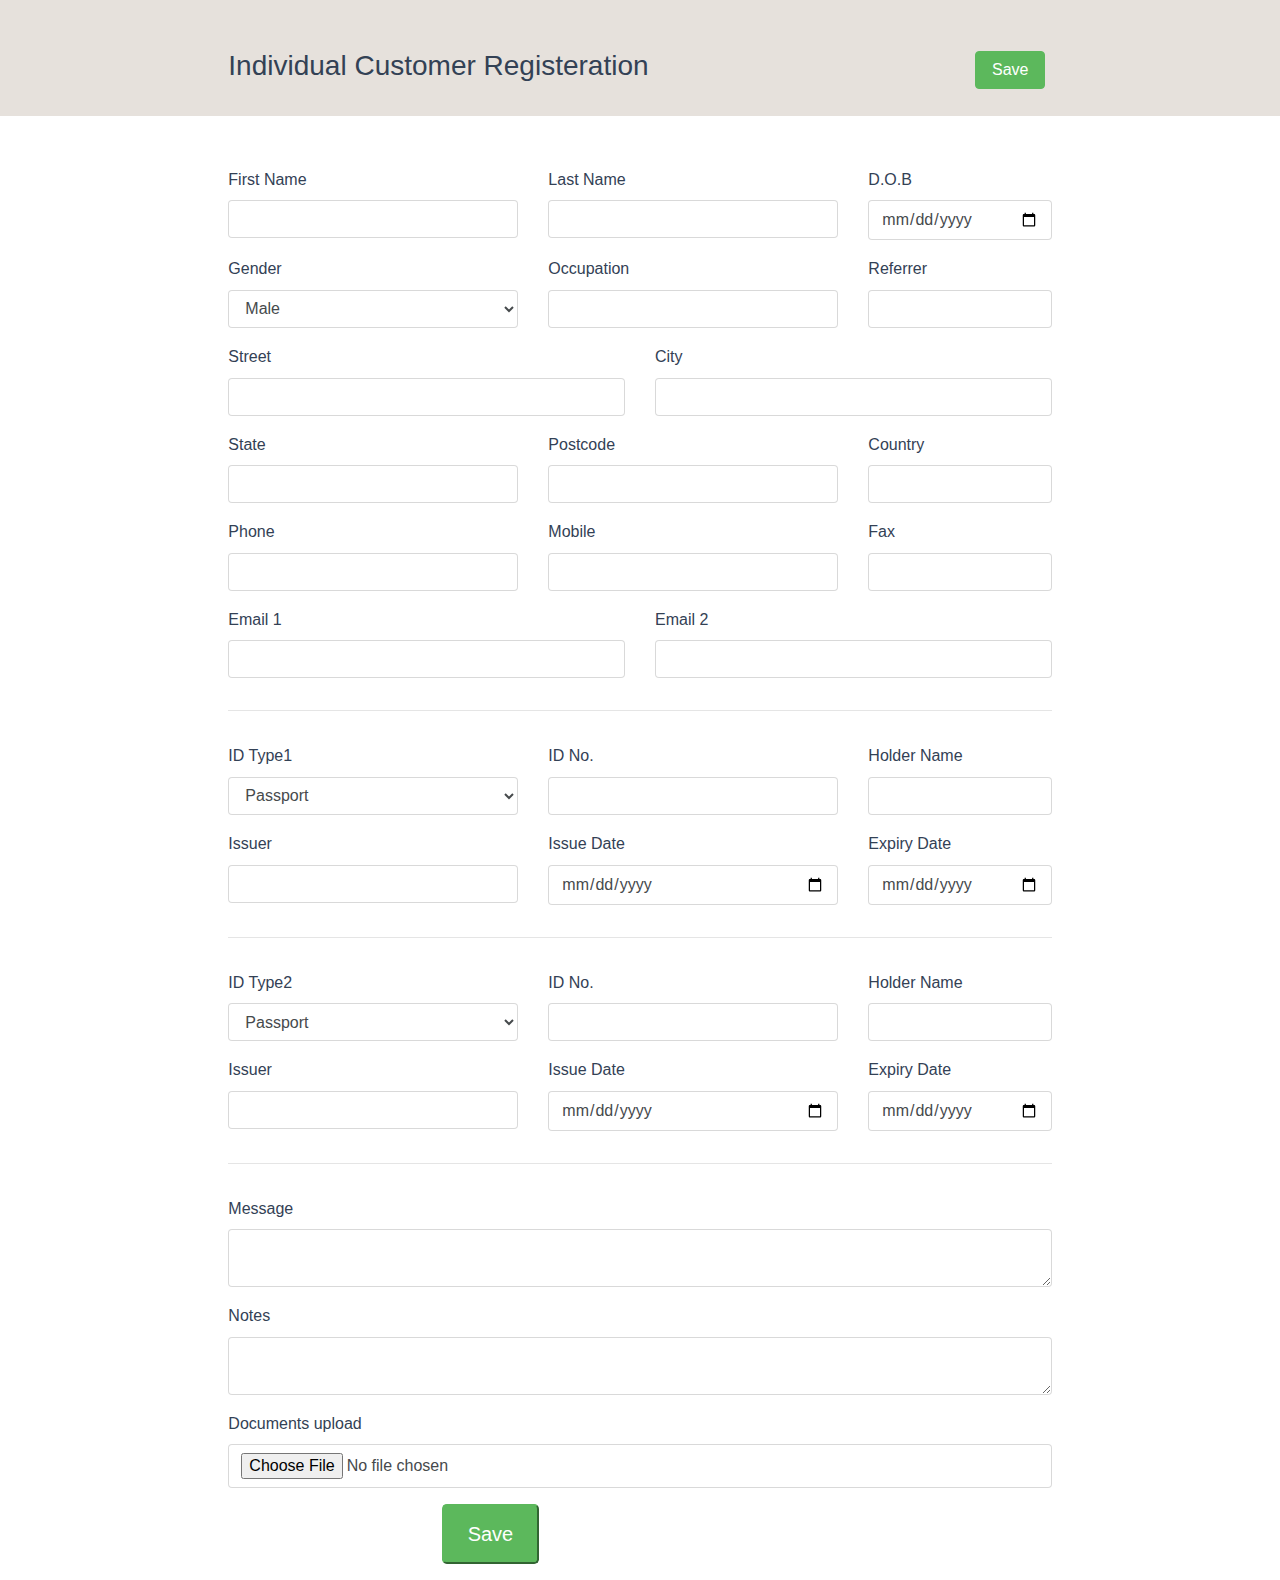
<file: register.html>
<!DOCTYPE html>
<html lang="en">
    <head>
        <meta charset="utf-8">
        <meta http-equiv="X-UA-Compatible" content="IE=edge">
        <meta name="viewport" content="width=device-width, initial-scale=1">

        <title></title>

        <meta name="description" content="Source code generated using layoutit.com">
        <meta name="author" content="LayoutIt!">

        <link href="css/bootstrap.min.css" rel="stylesheet">
        <link href="css/style.css" rel="stylesheet">

    </head>
    <body>

        <div class="container-fluid">
            <form>
                <div class="row" style="background-color: #e6e1dc">
                    <div class="col-md-2"></div>
                    <div class="col-md-7">
                        <br>
                        <br><h3>Individual Customer    Registeration</h3><br>
                    </div>
                    <div class="col-md-1"><br><br>
                        <a class="btn btn-success" href="customer_dashboard.html">Save</a>
                    </div>
                </div>
                <br> <br>

                <div class="row form-group">
                    <div class="col-md-2"></div>
                    <div class="col-md-3">
                        <label for="firstName">First Name</label>
                        <input type="text" class="form-control" id="firstName" required/>
                    </div>
                    <div class="col-md-3">
                        <label for="lastName">Last Name</label>
                        <input type="text" class="form-control" id="lastName" required/>
                    </div>
                    <div class="col-md-2">
                        <label for="dob">D.O.B</label>
                        <input type="date" class="form-control" id="dob"  required/>
                    </div>
                    <div class="col-md-2"></div>
                </div>
                <div class="row form-group">
                    <div class="col-md-2"></div>
                    <div class="col-md-3">
                        <label for="Gender">Gender</label>
                        <select id="Gender" class="form-control" required>
                            <option>Male</option>
                            <option>Female</option>
                        </select>
                    </div>
                    <div class="col-md-3">
                        <label for="Occupation">Occupation</label>
                        <input type="text" class="form-control" id="occupation" />
                    </div>
                    <div class="col-md-2">
                        <label for="Referrer">Referrer</label>
                        <input type="text" class="form-control" id="Referrer" />
                    </div>
                    <div class="col-md-2"></div>
                </div>

                <div class="row form-group">
                    <div class="col-md-2"></div>
                    <div class="col-md-4">
                        <label for="street">Street</label>
                        <input type="text" class="form-control" id="Street" />
                    </div>
                    <div class="col-md-4">
                        <label for="city">City</label>
                        <input type="text" class="form-control" id="city" />
                    </div>
                    <div class="col-md-2"></div>
                </div>
                <div class="row form-group">
                    <div class="col-md-2"></div>
                    <div class="col-md-3">
                        <label for="state">State</label>
                        <input type="text" class="form-control" id="state" />
                    </div>
                    <div class="col-md-3">
                        <label for="postcode">Postcode</label>
                        <input type="text" class="form-control" id="postcode" />
                    </div>
                    <div class="col-md-2">
                        <label for="Referrer">Country</label>
                        <input type="text" class="form-control" id="country" />
                    </div>
                    <div class="col-md-2"></div>
                </div>
                <div class="row form-group">
                    <div class="col-md-2"></div>
                    <div class="col-md-3">
                        <label for="phone">Phone</label>
                        <input type="text" class="form-control" id="phone" />
                    </div>
                    <div class="col-md-3">
                        <label for="mobile">Mobile</label>
                        <input type="text" class="form-control" id="mobile" />
                    </div>
                    <div class="col-md-2">
                        <label for="fax">Fax</label>
                        <input type="text" class="form-control" id="fax" />
                    </div>
                    <div class="col-md-2"></div>
                </div>

                <div class="row form-group">
                    <div class="col-md-2"></div>
                    <div class="col-md-4">
                        <label for="email1">Email 1</label>
                        <input type="email" class="form-control" id="email1" />
                    </div>
                    <div class="col-md-4">
                        <label for="email2">Email 2</label>
                        <input type="email" class="form-control" id="email2" />
                    </div>
                    <div class="col-md-2"></div>
                </div>
                <div class="row form-group "> <div class="col-md-2"></div><div class="col-md-8"><hr/></div></div>

                <div class="row form-group ">
                    <div class="col-md-2"></div>
                    <div class="col-md-3">
                        <label for="idtype1">ID Type1</label>
                         <select  class="form-control">
                            <option>Passport</option>
                            <option>Drivers License</option>
                            <option>ID card</option>
                            <option>Medicare card</option>
                            <option>Company number</option>
                            <option>Business Number</option>
                        </select>
                    </div>
                    <div class="col-md-3">
                        <label for="idno1">ID No.</label>
                        <input type="text" class="form-control" id="idno1" />
                    </div>
                    <div class="col-md-2">
                        <label for="holder1">Holder Name</label>
                        <input type="text" class="form-control" id="holder1" />
                    </div>
                    <div class="col-md-2"></div>
                </div>

                <div class="row form-group">
                    <div class="col-md-2"></div>
                    <div class="col-md-3">
                        <label for="issuer1">Issuer</label>
                        <input type="text" class="form-control" id="issuer1" />
                    </div>
                    <div class="col-md-3">
                        <label for="issuedate1">Issue Date</label>
                        <input type="date" class="form-control" id="issuedate1" />
                    </div>
                    <div class="col-md-2">
                        <label for="expirtydate1">Expiry Date</label>
                        <input type="date" class="form-control" id="expirtydate1" />
                    </div>
                    <div class="col-md-2"></div>
                </div>
                <div class="row form-group "> <div class="col-md-2"></div><div class="col-md-8"><hr/></div></div>

                <div class="row form-group">
                    <div class="col-md-2"></div>
                    <div class="col-md-3">
                        <label for="idtype2">ID Type2</label>
                         <select  class="form-control">
                            <option>Passport</option>
                            <option>Drivers License</option>
                            <option>ID card</option>
                            <option>Medicare card</option>
                            <option>Company number</option>
                            <option>Business Number</option>
                        </select>
                    </div>
                    <div class="col-md-3">
                        <label for="idno2">ID No.</label>
                        <input type="text" class="form-control" id="idno2" />
                    </div>
                    <div class="col-md-2">
                        <label for="holder2">Holder Name</label>
                        <input type="text" class="form-control" id="holder2" />
                    </div>
                    <div class="col-md-2"></div>
                </div>

                <div class="row form-group">
                    <div class="col-md-2"></div>
                    <div class="col-md-3">
                        <label for="issuer1">Issuer</label>
                        <input type="text" class="form-control" id="issuer1" />
                    </div>
                    <div class="col-md-3">
                        <label for="issuedate2">Issue Date</label>
                        <input type="date" class="form-control" id="issuedate2" />
                    </div>
                    <div class="col-md-2">
                        <label for="expirtydate2">Expiry Date</label>
                        <input type="date" class="form-control" id="expirtydate2" />
                    </div>
                    <div class="col-md-2"></div>
                </div>
                <div class="row form-group "> <div class="col-md-2"></div><div class="col-md-8"><hr/></div></div>
                <div class="row form-group">
                    <div class="col-md-2"></div>
                    <div class="col-md-8">
                        <label for="Message">Message</label>
                        <textarea class="form-control" id="Message"></textarea>
                    </div>
                    <div class="col-md-2"></div>
                </div>
                <div class="row form-group">
                    <div class="col-md-2"></div>
                    <div class="col-md-8">
                        <label for="Message">Notes</label>
                        <textarea class="form-control" id="Message"></textarea>
                    </div>
                    <div class="col-md-2"></div>
                </div>

                <div class="row form-group">
                    <div class="col-md-2"></div>
                    <div class="col-md-8">
                        <label for="Documentsupload">Documents upload</label>
                        <input type="file" class="form-control" id="Documentsupload" />
                    </div>
                    <div class="col-md-2"></div>
                </div>

                <div class="row form-group">
                    <div class="col-md-2"></div>
                    <div class="col-md-2">

                    </div>
                    <div class="col-md-6">
                        <input type="submit" class="btn-lg btn-success" value="Save"/>

                    </div>
                    <div class="col-md-2"></div>
                </div>
            </form>
        </div>

        <script src="js/jquery.min.js"></script>
        <script src="js/bootstrap.min.js"></script>
        <script src="js/scripts.js"></script>
    </body>
</html>
</file>
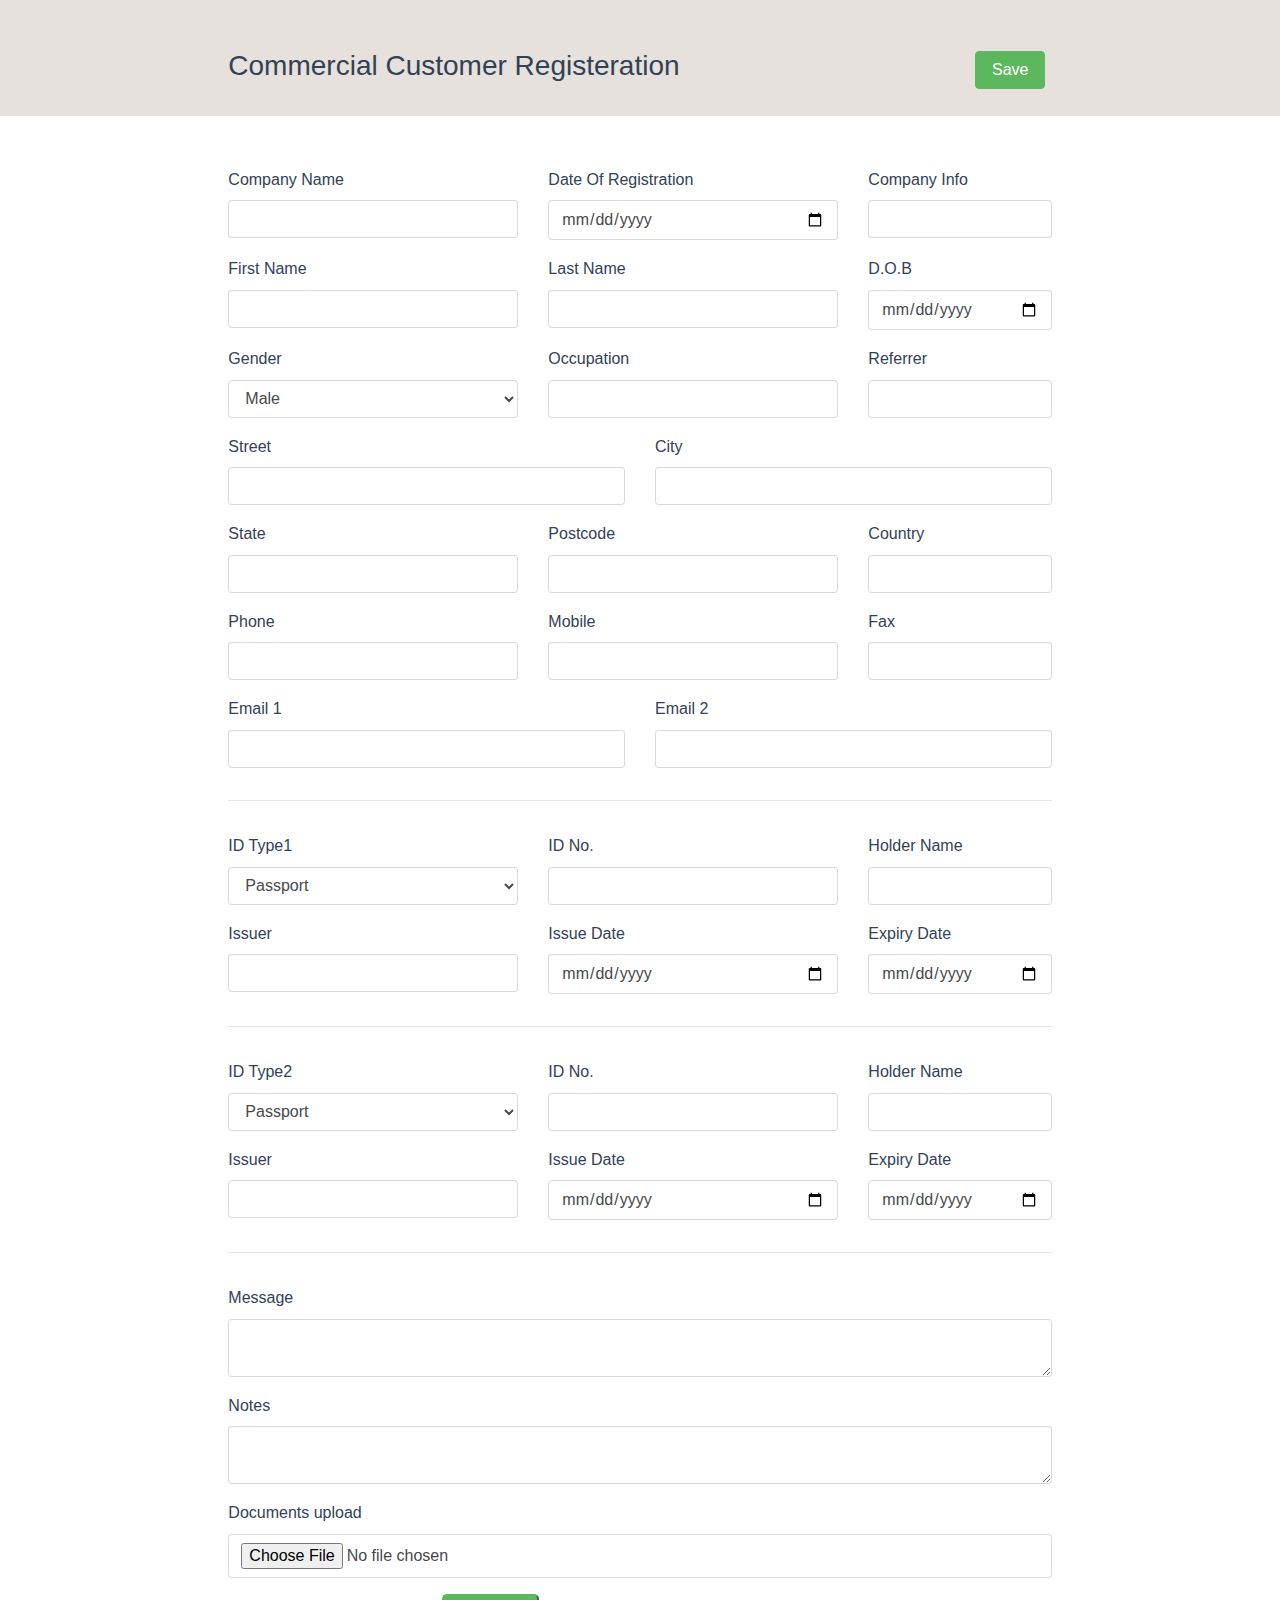
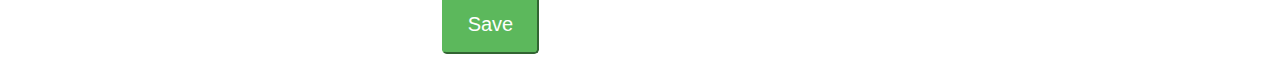
<file: registerComm.html>
<!DOCTYPE html>
<html lang="en">
    <head>
        <meta charset="utf-8">
        <meta http-equiv="X-UA-Compatible" content="IE=edge">
        <meta name="viewport" content="width=device-width, initial-scale=1">

        <title></title>

        <meta name="description" content="Source code generated using layoutit.com">
        <meta name="author" content="LayoutIt!">

        <link href="css/bootstrap.min.css" rel="stylesheet">
        <link href="css/style.css" rel="stylesheet">

    </head>
    <body>

        <div class="container-fluid">
            <form>
                <div class="row" style="background-color: #e6e1dc">
                    <div class="col-md-2"></div>
                    <div class="col-md-7">
                        <br>
                        <br><h3>Commercial Customer Registeration</h3><br>
                    </div>
                    <div class="col-md-1"><br><br>
                          <a class="btn btn-success" href="customer_dashboard.html">Save</a>
                    </div>
                </div>
                <br> <br>

                <div class="row form-group">
                    <div class="col-md-2"></div>
                    <div class="col-md-3">
                        <label for="firstName">Company Name</label>
                        <input type="text" class="form-control" id="firstName" required/>
                    </div>
                    <div class="col-md-3">
                        <label for="lastName">Date Of Registration</label>
                        <input type="date" class="form-control" id="lastName" required/>
                    </div>
                    <div class="col-md-2">
                        <label for="dob">Company Info</label>
                        <input type="text" class="form-control" id="dob"  required/>
                    </div>
                    <div class="col-md-2"></div>
                </div>
                <div class="row form-group">
                    <div class="col-md-2"></div>
                    <div class="col-md-3">
                        <label for="firstName">First Name</label>
                        <input type="text" class="form-control" id="firstName" required/>
                    </div>
                    <div class="col-md-3">
                        <label for="lastName">Last Name</label>
                        <input type="text" class="form-control" id="lastName" required/>
                    </div>
                    <div class="col-md-2">
                        <label for="dob">D.O.B</label>
                        <input type="date" class="form-control" id="dob"  required/>
                    </div>
                    <div class="col-md-2"></div>
                </div>
                <div class="row form-group">
                    <div class="col-md-2"></div>
                    <div class="col-md-3">
                        <label for="Gender">Gender</label>
                        <select id="Gender" class="form-control" required>
                            <option>Male</option>
                            <option>Female</option>
                        </select>
                    </div>
                    <div class="col-md-3">
                        <label for="Occupation">Occupation</label>
                        <input type="text" class="form-control" id="occupation" />
                    </div>
                    <div class="col-md-2">
                        <label for="Referrer">Referrer</label>
                        <input type="text" class="form-control" id="Referrer" />
                    </div>
                    <div class="col-md-2"></div>
                </div>

                <div class="row form-group">
                    <div class="col-md-2"></div>
                    <div class="col-md-4">
                        <label for="street">Street</label>
                        <input type="text" class="form-control" id="Street" />
                    </div>
                    <div class="col-md-4">
                        <label for="city">City</label>
                        <input type="text" class="form-control" id="city" />
                    </div>
                    <div class="col-md-2"></div>
                </div>
                <div class="row form-group">
                    <div class="col-md-2"></div>
                    <div class="col-md-3">
                        <label for="state">State</label>
                        <input type="text" class="form-control" id="state" />
                    </div>
                    <div class="col-md-3">
                        <label for="postcode">Postcode</label>
                        <input type="text" class="form-control" id="postcode" />
                    </div>
                    <div class="col-md-2">
                        <label for="Referrer">Country</label>
                        <input type="text" class="form-control" id="country" />
                    </div>
                    <div class="col-md-2"></div>
                </div>
                <div class="row form-group">
                    <div class="col-md-2"></div>
                    <div class="col-md-3">
                        <label for="phone">Phone</label>
                        <input type="text" class="form-control" id="phone" />
                    </div>
                    <div class="col-md-3">
                        <label for="mobile">Mobile</label>
                        <input type="text" class="form-control" id="mobile" />
                    </div>
                    <div class="col-md-2">
                        <label for="fax">Fax</label>
                        <input type="text" class="form-control" id="fax" />
                    </div>
                    <div class="col-md-2"></div>
                </div>

                <div class="row form-group">
                    <div class="col-md-2"></div>
                    <div class="col-md-4">
                        <label for="email1">Email 1</label>
                        <input type="email" class="form-control" id="email1" />
                    </div>
                    <div class="col-md-4">
                        <label for="email2">Email 2</label>
                        <input type="email" class="form-control" id="email2" />
                    </div>
                    <div class="col-md-2"></div>
                </div>
                <div class="row form-group "> <div class="col-md-2"></div><div class="col-md-8"><hr/></div></div>

                <div class="row form-group ">
                    <div class="col-md-2"></div>
                    <div class="col-md-3">
                        <label for="idtype1">ID Type1</label>
                         <select  class="form-control">
                            <option>Passport</option>
                            <option>Drivers License</option>
                            <option>ID card</option>
                            <option>Medicare card</option>
                            <option>Company number</option>
                            <option>Business Number</option>
                        </select>
                    </div>
                    <div class="col-md-3">
                        <label for="idno1">ID No.</label>
                        <input type="text" class="form-control" id="idno1" />
                    </div>
                    <div class="col-md-2">
                        <label for="holder1">Holder Name</label>
                        <input type="text" class="form-control" id="holder1" />
                    </div>
                    <div class="col-md-2"></div>
                </div>

                <div class="row form-group">
                    <div class="col-md-2"></div>
                    <div class="col-md-3">
                        <label for="issuer1">Issuer</label>
                        <input type="text" class="form-control" id="issuer1" />
                    </div>
                    <div class="col-md-3">
                        <label for="issuedate1">Issue Date</label>
                        <input type="date" class="form-control" id="issuedate1" />
                    </div>
                    <div class="col-md-2">
                        <label for="expirtydate1">Expiry Date</label>
                        <input type="date" class="form-control" id="expirtydate1" />
                    </div>
                    <div class="col-md-2"></div>
                </div>
                <div class="row form-group "> <div class="col-md-2"></div><div class="col-md-8"><hr/></div></div>

                <div class="row form-group">
                    <div class="col-md-2"></div>
                    <div class="col-md-3">
                        <label for="idtype2">ID Type2</label>
                        <select  class="form-control">
                            <option>Passport</option>
                            <option>Drivers License</option>
                            <option>ID card</option>
                            <option>Medicare card</option>
                            <option>Company number</option>
                            <option>Business Number</option>
                        </select>
                    </div>
                    <div class="col-md-3">
                        <label for="idno2">ID No.</label>
                        <input type="text" class="form-control" id="idno2" />
                    </div>
                    <div class="col-md-2">
                        <label for="holder2">Holder Name</label>
                        <input type="text" class="form-control" id="holder2" />
                    </div>
                    <div class="col-md-2"></div>
                </div>

                <div class="row form-group">
                    <div class="col-md-2"></div>
                    <div class="col-md-3">
                        <label for="issuer1">Issuer</label>
                        <input type="text" class="form-control" id="issuer1" />
                    </div>
                    <div class="col-md-3">
                        <label for="issuedate2">Issue Date</label>
                        <input type="date" class="form-control" id="issuedate2" />
                    </div>
                    <div class="col-md-2">
                        <label for="expirtydate2">Expiry Date</label>
                        <input type="date" class="form-control" id="expirtydate2" />
                    </div>
                    <div class="col-md-2"></div>
                </div>
                <div class="row form-group "> <div class="col-md-2"></div><div class="col-md-8"><hr/></div></div>
                <div class="row form-group">
                    <div class="col-md-2"></div>
                    <div class="col-md-8">
                        <label for="Message">Message</label>
                        <textarea class="form-control" id="Message"></textarea>
                    </div>
                    <div class="col-md-2"></div>
                </div>
                <div class="row form-group">
                    <div class="col-md-2"></div>
                    <div class="col-md-8">
                        <label for="Message">Notes</label>
                        <textarea class="form-control" id="Message"></textarea>
                    </div>
                    <div class="col-md-2"></div>
                </div>

                <div class="row form-group">
                    <div class="col-md-2"></div>
                    <div class="col-md-8">
                        <label for="Documentsupload">Documents upload</label>
                        <input type="file" class="form-control" id="Documentsupload" />
                    </div>
                    <div class="col-md-2"></div>
                </div>

                <div class="row form-group">
                    <div class="col-md-2"></div>
                    <div class="col-md-2">

                    </div>
                    <div class="col-md-6">
                        <input type="submit" class="btn-lg btn-success" value="Save"/>

                    </div>
                    <div class="col-md-2"></div>
                </div>
            </form>
        </div>

        <script src="js/jquery.min.js"></script>
        <script src="js/bootstrap.min.js"></script>
        <script src="js/scripts.js"></script>
    </body>
</html>
</file>
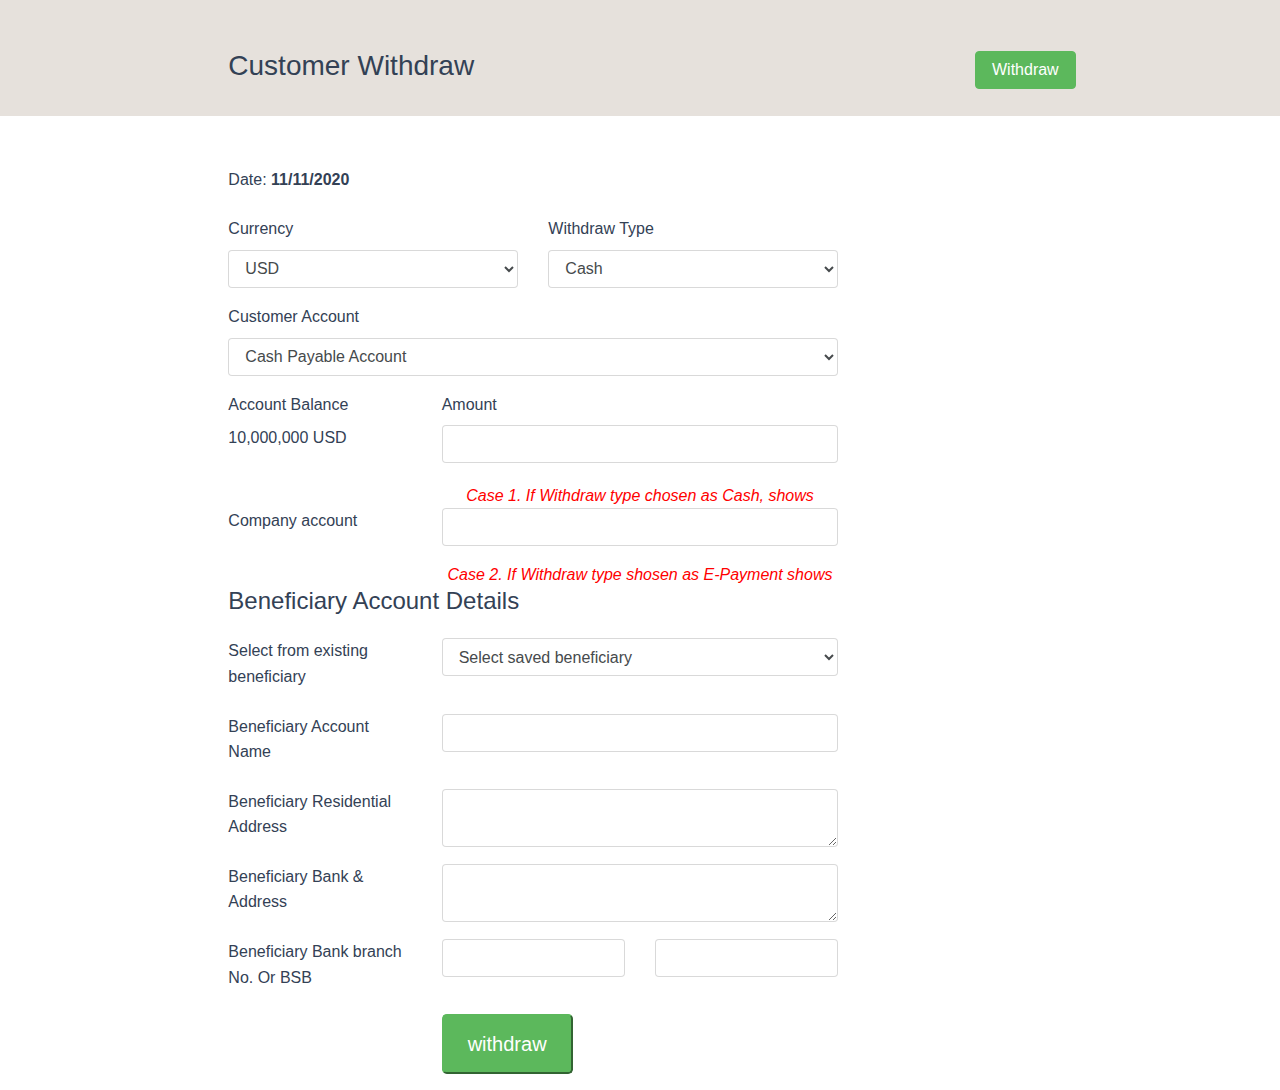
<file: withdraw.html>
<!DOCTYPE html>
<html lang="en">
    <head>
        <meta charset="utf-8">
        <meta http-equiv="X-UA-Compatible" content="IE=edge">
        <meta name="viewport" content="width=device-width, initial-scale=1">

        <title></title>

        <meta name="description" content="Source code generated using layoutit.com">
        <meta name="author" content="LayoutIt!">

        <link href="css/bootstrap.min.css" rel="stylesheet">
        <link href="css/style.css" rel="stylesheet">

    </head>
    <body>

        <div class="container-fluid">
            <form>
                <div class="row" style="background-color: #e6e1dc">
                    <div class="col-md-2"></div>
                    <div class="col-md-7">
                        <br>
                        <br><h3>Customer Withdraw</h3><br>
                    </div>
                    <div class="col-md-1"><br><br>
                          <a class="btn btn-success" href="customer_dashboard.html">Withdraw</a>
                    </div>
                </div>
                <br> <br>

                <div class="row form-group">
                    <div class="col-md-2"></div>
                    <div class="col-md-3">
                        <label for="firstName">Date:</label>
                        <strong>11/11/2020</strong>
                    </div>
                    <div class="col-md-3">
                    </div>
                    <div class="col-md-2">
                    </div>
                    <div class="col-md-2"></div>
                </div>
                <div class="row form-group">
                    <div class="col-md-2"></div>
                    <div class="col-md-3">
                        <label for="firstName">Currency</label>
                        <select class="form-control">
                            <option>USD</option>
                            <option>INR</option>
                            <option>EUR</option>
                            <option>ZMB</option>
                        </select>
                    </div>
                    <div class="col-md-3">
                        <label for="lastName">Withdraw Type</label>
                        <select class="form-control">
                            <option>Cash</option>
                            <option>E-Payment</option>
                        </select>
                    </div>
                    <div class="col-md-4">
                        
                    </div>
                </div>
                <div class="row form-group">
                    <div class="col-md-2"></div>
                    <div class="col-md-6">
                        <label for="dob">Customer Account</label>
                        <select class="form-control">
                            <option>Cash Payable Account</option>
                            <option>Non - Cash Payable Account</option>
                        </select>
                    </div>
                    <div class="col-md-4"></div>
                </div>

                <div class="row form-group">
                    <div class="col-md-2"></div>
                    <div class="col-md-2">
                        <label for="street">Account Balance </label>
                        <p>10,000,000 USD</p>
                    </div>
                    <div class="col-md-4">
                        <label for="city">Amount</label>
                        <input type="text" class="form-control" id="city" />
                    </div>
                    <div class="col-md-4"></div>
                </div>
                <div class="col-md-12" style="text-align: center;"><i style="color:red;">Case 1.  If Withdraw type chosen as Cash, shows</i></div>
                <div class="row form-group">
                    <div class="col-md-2"></div>
                    <div class="col-md-2">
                        <label for="state">Company account</label>
                    </div>
                    <div class="col-md-4">
                        <input type="text" class="form-control" id="postcode" />
                    </div>
                    <div class="col-md-2"></div>
                    <div class="col-md-2"></div>
                </div>
                <div class="col-md-12" style="text-align: center;"><i style="color:red;">Case 2. If Withdraw type shosen as E-Payment shows</i></div>

                <div class="row form-group">
                    <div class="col-md-2"></div>
                    <div class="col-md-8"><h4>Beneficiary Account Details</h4></div>
                </div>

                <div class="row form-group">
                    <div class="col-md-2"></div>
                    <div class="col-md-2">
                        <label for="state">Select from existing beneficiary</label>
                    </div>
                    <div class="col-md-4">
                       <select class="form-control">
                            <option>Select saved beneficiary</option>
                            <option>Sachin Tendulkar</option>
                            <option>Lionel Messi</option>
                            <option>Steve Jobs</option>
                        </select>
                    </div>
                    <div class="col-md-2"></div>
                    <div class="col-md-2"></div>
                </div>
                <div class="row form-group">
                <div class="col-md-2"></div>
                <div class="col-md-2">
                <label for="state">Beneficiary Account Name</label>
                </div>
                <div class="col-md-4">
                <input type="text" class="form-control" id="postcode" />
                </div>
                <div class="col-md-2"></div>
                <div class="col-md-2"></div>
                </div>

                <div class="row form-group">
                    <div class="col-md-2"></div>
                    <div class="col-md-2">
                        <label for="state">Beneficiary Residential Address</label>
                    </div>
                    <div class="col-md-4">
                        <textarea class="form-control"></textarea>
                    </div>
                    <div class="col-md-2"></div>
                    <div class="col-md-2"></div>
                </div>

                <div class="row form-group">
                    <div class="col-md-2"></div>
                    <div class="col-md-2">
                        <label for="state">Beneficiary Bank & Address</label>
                    </div>
                    <div class="col-md-4">
                        <textarea class="form-control"></textarea>
                    </div>
                    <div class="col-md-2"></div>
                    <div class="col-md-2"></div>
                </div>

                <div class="row form-group">
                    <div class="col-md-2"></div>
                    <div class="col-md-2">
                        <label for="state">Beneficiary Bank branch No. Or BSB</label>
                    </div>
                    <div class="col-md-2">
                        <input type="text" class="form-control" id="postcode" />
                    </div>
                    <div class="col-md-2"> <input type="text" class="form-control" id="postcode" /></div>
                    <div class="col-md-4"></div>
                </div>

                <div class="row form-group">
                    <div class="col-md-2"></div>
                    <div class="col-md-2">

                    </div>
                    <div class="col-md-6">
                        <input type="submit" class="btn-lg btn-success" value="withdraw"/>

                    </div>
                    <div class="col-md-2"></div>
                </div>
            </form>
        </div>

        <script src="js/jquery.min.js"></script>
        <script src="js/bootstrap.min.js"></script>
        <script src="js/scripts.js"></script>
    </body>
</html>
</file>
<file: css/style.css>
/* ============================================
   MusaSoftTech - Modern Website Redesign
   ============================================ */

/* CSS Variables */
:root {
    --primary: #2563eb;
    --primary-dark: #1d4ed8;
    --primary-light: #3b82f6;
    --primary-50: #eff6ff;
    --primary-100: #dbeafe;
    --secondary: #7c3aed;
    --secondary-dark: #6d28d9;
    --dark: #0f172a;
    --dark-700: #1e293b;
    --dark-600: #334155;
    --dark-500: #475569;
    --gray-100: #f1f5f9;
    --gray-200: #e2e8f0;
    --gray-300: #cbd5e1;
    --gray-400: #94a3b8;
    --gray-500: #64748b;
    --white: #ffffff;
    --success: #10b981;
    --warning: #f59e0b;
    --danger: #ef4444;
    --gradient-primary: linear-gradient(135deg, #2563eb 0%, #7c3aed 100%);
    --gradient-dark: linear-gradient(135deg, #0f172a 0%, #1e293b 100%);
    --shadow-sm: 0 1px 2px 0 rgba(0, 0, 0, 0.05);
    --shadow: 0 1px 3px 0 rgba(0, 0, 0, 0.1), 0 1px 2px -1px rgba(0, 0, 0, 0.1);
    --shadow-md: 0 4px 6px -1px rgba(0, 0, 0, 0.1), 0 2px 4px -2px rgba(0, 0, 0, 0.1);
    --shadow-lg: 0 10px 15px -3px rgba(0, 0, 0, 0.1), 0 4px 6px -4px rgba(0, 0, 0, 0.1);
    --shadow-xl: 0 20px 25px -5px rgba(0, 0, 0, 0.1), 0 8px 10px -6px rgba(0, 0, 0, 0.1);
    --shadow-2xl: 0 25px 50px -12px rgba(0, 0, 0, 0.25);
    --radius-sm: 6px;
    --radius: 8px;
    --radius-md: 12px;
    --radius-lg: 16px;
    --radius-xl: 24px;
    --font-family: 'Inter', -apple-system, BlinkMacSystemFont, 'Segoe UI', Roboto, sans-serif;
    --transition: all 0.3s cubic-bezier(0.4, 0, 0.2, 1);
}

/* Reset & Base */
*, *::before, *::after {
    box-sizing: border-box;
    margin: 0;
    padding: 0;
}

html {
    scroll-behavior: smooth;
    scroll-padding-top: 80px;
}

body {
    font-family: var(--font-family);
    font-size: 16px;
    line-height: 1.6;
    color: var(--dark-600);
    background: var(--white);
    -webkit-font-smoothing: antialiased;
    -moz-osx-font-smoothing: grayscale;
    overflow-x: hidden;
}

a {
    text-decoration: none;
    color: inherit;
    transition: var(--transition);
}

img {
    max-width: 100%;
    height: auto;
}

/* ============================================
   Navigation
   ============================================ */
.mst-navbar {
    position: fixed;
    top: 0;
    left: 0;
    right: 0;
    z-index: 1000;
    padding: 16px 0;
    transition: var(--transition);
    background: rgba(255, 255, 255, 0.8);
    backdrop-filter: blur(20px);
    -webkit-backdrop-filter: blur(20px);
}

.mst-navbar.scrolled {
    padding: 10px 0;
    background: rgba(255, 255, 255, 0.95);
    box-shadow: var(--shadow-md);
}

.mst-navbar .container {
    display: flex;
    align-items: center;
    justify-content: space-between;
}

.mst-navbar-brand {
    display: flex;
    align-items: center;
    gap: 10px;
    font-size: 1.35rem;
    color: var(--dark);
    font-weight: 400;
    letter-spacing: -0.02em;
}

.mst-navbar-brand strong {
    font-weight: 700;
}

.brand-icon {
    display: flex;
    align-items: center;
    justify-content: center;
    width: 38px;
    height: 38px;
    background: var(--gradient-primary);
    color: var(--white);
    border-radius: var(--radius);
    font-weight: 700;
    font-size: 1.1rem;
}

.mst-nav-menu {
    display: flex;
    align-items: center;
    gap: 8px;
}

.mst-nav-link {
    padding: 8px 16px;
    font-size: 0.925rem;
    font-weight: 500;
    color: var(--dark-500);
    border-radius: var(--radius);
    transition: var(--transition);
}

.mst-nav-link:hover,
.mst-nav-link.active {
    color: var(--primary);
    background: var(--primary-50);
}

.mst-nav-toggle {
    display: none;
    flex-direction: column;
    gap: 5px;
    background: none;
    border: none;
    cursor: pointer;
    padding: 8px;
}

.mst-nav-toggle span {
    display: block;
    width: 24px;
    height: 2px;
    background: var(--dark);
    border-radius: 2px;
    transition: var(--transition);
}

/* ============================================
   Buttons
   ============================================ */
.mst-btn {
    display: inline-flex;
    align-items: center;
    gap: 8px;
    padding: 10px 24px;
    font-family: var(--font-family);
    font-size: 0.925rem;
    font-weight: 600;
    border-radius: var(--radius);
    border: 2px solid transparent;
    cursor: pointer;
    transition: var(--transition);
    white-space: nowrap;
}

.mst-btn-primary {
    background: var(--primary);
    color: var(--white);
    border-color: var(--primary);
}

.mst-btn-primary:hover {
    background: var(--primary-dark);
    border-color: var(--primary-dark);
    color: var(--white);
    transform: translateY(-2px);
    box-shadow: 0 8px 25px rgba(37, 99, 235, 0.3);
}

.mst-btn-outline {
    background: transparent;
    color: var(--dark);
    border-color: var(--gray-300);
}

.mst-btn-outline:hover {
    border-color: var(--primary);
    color: var(--primary);
    transform: translateY(-2px);
}

.mst-btn-white {
    background: var(--white);
    color: var(--primary);
    border-color: var(--white);
}

.mst-btn-white:hover {
    background: var(--primary-50);
    color: var(--primary-dark);
    transform: translateY(-2px);
    box-shadow: 0 8px 25px rgba(255, 255, 255, 0.3);
}

.mst-btn-outline-white {
    background: transparent;
    color: var(--white);
    border-color: rgba(255, 255, 255, 0.4);
}

.mst-btn-outline-white:hover {
    background: rgba(255, 255, 255, 0.1);
    border-color: var(--white);
    color: var(--white);
    transform: translateY(-2px);
}

.mst-btn-nav {
    background: var(--primary);
    color: var(--white);
    border-color: var(--primary);
    padding: 8px 20px;
}

.mst-btn-nav:hover {
    background: var(--primary-dark);
    border-color: var(--primary-dark);
    color: var(--white);
}

.mst-btn-lg {
    padding: 14px 32px;
    font-size: 1rem;
}

.mst-btn-full {
    width: 100%;
    justify-content: center;
}

/* ============================================
   Hero Section
   ============================================ */
.mst-hero {
    position: relative;
    min-height: 100vh;
    display: flex;
    align-items: center;
    padding: 120px 0 80px;
    overflow: hidden;
    background: linear-gradient(180deg, var(--primary-50) 0%, var(--white) 100%);
}

.mst-hero-bg {
    position: absolute;
    inset: 0;
    overflow: hidden;
    pointer-events: none;
}

.mst-hero-shape {
    position: absolute;
    border-radius: 50%;
    opacity: 0.08;
}

.mst-hero-shape-1 {
    width: 600px;
    height: 600px;
    background: var(--primary);
    top: -200px;
    right: -100px;
}

.mst-hero-shape-2 {
    width: 400px;
    height: 400px;
    background: var(--secondary);
    bottom: -100px;
    left: -100px;
}

.mst-hero-shape-3 {
    width: 300px;
    height: 300px;
    background: var(--primary-light);
    top: 50%;
    left: 50%;
    transform: translate(-50%, -50%);
}

.mst-hero-content {
    position: relative;
    z-index: 2;
}

.mst-hero-badge {
    display: inline-flex;
    align-items: center;
    padding: 6px 16px;
    background: var(--primary-100);
    color: var(--primary);
    font-size: 0.85rem;
    font-weight: 600;
    border-radius: 50px;
    margin-bottom: 24px;
}

.mst-hero-title {
    font-size: 3.5rem;
    font-weight: 800;
    line-height: 1.1;
    color: var(--dark);
    margin-bottom: 24px;
    letter-spacing: -0.03em;
}

.mst-text-gradient {
    background: var(--gradient-primary);
    -webkit-background-clip: text;
    -webkit-text-fill-color: transparent;
    background-clip: text;
}

.mst-hero-subtitle {
    font-size: 1.15rem;
    line-height: 1.7;
    color: var(--dark-500);
    margin-bottom: 36px;
    max-width: 520px;
}

.mst-hero-actions {
    display: flex;
    gap: 16px;
    margin-bottom: 48px;
    flex-wrap: wrap;
}

.mst-hero-stats {
    display: flex;
    gap: 40px;
}

.mst-stat {
    display: flex;
    flex-direction: column;
}

.mst-stat-number {
    font-size: 1.75rem;
    font-weight: 800;
    color: var(--dark);
    letter-spacing: -0.02em;
}

.mst-stat-label {
    font-size: 0.85rem;
    color: var(--gray-500);
    font-weight: 500;
}

/* Hero Visual */
.mst-hero-visual {
    position: relative;
    z-index: 2;
}

.mst-code-window {
    background: var(--dark);
    border-radius: var(--radius-lg);
    overflow: hidden;
    box-shadow: var(--shadow-2xl);
    transform: perspective(1000px) rotateY(-5deg) rotateX(2deg);
    transition: transform 0.6s cubic-bezier(0.4, 0, 0.2, 1);
}

.mst-code-window:hover {
    transform: perspective(1000px) rotateY(0deg) rotateX(0deg);
}

.mst-code-header {
    display: flex;
    align-items: center;
    gap: 8px;
    padding: 16px 20px;
    background: var(--dark-700);
    border-bottom: 1px solid rgba(255, 255, 255, 0.05);
}

.mst-code-dot {
    width: 12px;
    height: 12px;
    border-radius: 50%;
}

.mst-code-dot-red { background: #ff5f57; }
.mst-code-dot-yellow { background: #febc2e; }
.mst-code-dot-green { background: #28c840; }

.mst-code-title {
    margin-left: 12px;
    font-size: 0.8rem;
    color: var(--gray-400);
    font-family: 'SF Mono', 'Fira Code', monospace;
}

.mst-code-body {
    padding: 24px;
}

.mst-code-body pre {
    margin: 0;
    font-family: 'SF Mono', 'Fira Code', 'Cascadia Code', monospace;
    font-size: 0.875rem;
    line-height: 1.8;
}

.mst-code-body code {
    color: #e2e8f0;
}

.code-keyword { color: #c084fc; }
.code-variable { color: #93c5fd; }
.code-property { color: #7dd3fc; }
.code-string { color: #86efac; }
.code-function { color: #fbbf24; }

/* Floating Cards */
.mst-floating-card {
    position: absolute;
    display: flex;
    align-items: center;
    gap: 10px;
    padding: 12px 20px;
    background: var(--white);
    border-radius: var(--radius-md);
    box-shadow: var(--shadow-lg);
    font-size: 0.875rem;
    font-weight: 600;
    color: var(--dark);
    z-index: 3;
}

.mst-floating-card svg {
    flex-shrink: 0;
}

.mst-float-1 {
    bottom: 80px;
    left: -30px;
    animation: mst-float 6s ease-in-out infinite;
}

.mst-float-1 svg { color: var(--success); }

.mst-float-2 {
    top: 40px;
    right: -20px;
    animation: mst-float 6s ease-in-out infinite 3s;
}

.mst-float-2 svg { color: var(--warning); }

@keyframes mst-float {
    0%, 100% { transform: translateY(0); }
    50% { transform: translateY(-12px); }
}

/* ============================================
   Sections
   ============================================ */
.mst-section {
    padding: 100px 0;
}

.mst-section-header {
    text-align: center;
    max-width: 640px;
    margin: 0 auto 64px;
}

.mst-section-tag {
    display: inline-flex;
    align-items: center;
    padding: 6px 16px;
    background: var(--primary-100);
    color: var(--primary);
    font-size: 0.85rem;
    font-weight: 600;
    border-radius: 50px;
    margin-bottom: 16px;
}

.mst-section-title {
    font-size: 2.5rem;
    font-weight: 800;
    color: var(--dark);
    letter-spacing: -0.03em;
    margin-bottom: 16px;
    line-height: 1.2;
}

.mst-section-title.text-left {
    text-align: left;
}

.mst-section-subtitle {
    font-size: 1.1rem;
    color: var(--gray-500);
    line-height: 1.7;
}

/* ============================================
   Services
   ============================================ */
.mst-section-services {
    background: var(--gray-100);
}

.mst-service-card {
    background: var(--white);
    border-radius: var(--radius-lg);
    padding: 36px 30px;
    height: 100%;
    transition: var(--transition);
    border: 1px solid var(--gray-200);
    margin-bottom: 24px;
}

.mst-service-card:hover {
    transform: translateY(-8px);
    box-shadow: var(--shadow-xl);
    border-color: transparent;
}

.mst-service-icon {
    display: flex;
    align-items: center;
    justify-content: center;
    width: 64px;
    height: 64px;
    border-radius: var(--radius-md);
    margin-bottom: 24px;
}

.mst-service-icon-blue { background: #eff6ff; color: #2563eb; }
.mst-service-icon-purple { background: #f5f3ff; color: #7c3aed; }
.mst-service-icon-green { background: #ecfdf5; color: #10b981; }
.mst-service-icon-orange { background: #fff7ed; color: #f97316; }
.mst-service-icon-red { background: #fef2f2; color: #ef4444; }
.mst-service-icon-teal { background: #f0fdfa; color: #14b8a6; }

.mst-service-title {
    font-size: 1.2rem;
    font-weight: 700;
    color: var(--dark);
    margin-bottom: 12px;
}

.mst-service-desc {
    font-size: 0.925rem;
    color: var(--gray-500);
    line-height: 1.7;
    margin-bottom: 20px;
}

.mst-service-link {
    display: inline-flex;
    align-items: center;
    gap: 6px;
    font-size: 0.9rem;
    font-weight: 600;
    color: var(--primary);
}

.mst-service-link:hover {
    gap: 10px;
    color: var(--primary-dark);
}

/* ============================================
   About
   ============================================ */
.mst-about-visual {
    position: relative;
    padding: 40px;
}

.mst-about-card-main {
    background: var(--white);
    border-radius: var(--radius-xl);
    padding: 48px;
    box-shadow: var(--shadow-xl);
    position: relative;
    z-index: 2;
}

.mst-about-icon-grid {
    display: grid;
    grid-template-columns: 1fr 1fr;
    gap: 32px;
}

.mst-about-icon-item {
    display: flex;
    flex-direction: column;
    align-items: center;
    text-align: center;
    gap: 12px;
    padding: 24px;
    border-radius: var(--radius-md);
    background: var(--gray-100);
    transition: var(--transition);
}

.mst-about-icon-item:hover {
    background: var(--primary-50);
    transform: translateY(-4px);
}

.mst-about-icon-item svg {
    color: var(--primary);
}

.mst-about-icon-item span {
    font-size: 0.875rem;
    font-weight: 600;
    color: var(--dark-600);
}

.mst-about-accent {
    position: absolute;
    width: 200px;
    height: 200px;
    background: var(--gradient-primary);
    border-radius: var(--radius-xl);
    bottom: 20px;
    right: 20px;
    z-index: 1;
    opacity: 0.15;
}

.mst-about-content {
    padding-left: 40px;
}

.mst-about-text {
    font-size: 1.05rem;
    color: var(--dark-500);
    line-height: 1.8;
    margin-bottom: 20px;
}

.mst-about-features {
    display: flex;
    flex-direction: column;
    gap: 14px;
    margin-top: 32px;
}

.mst-about-feature {
    display: flex;
    align-items: center;
    gap: 12px;
    font-size: 0.95rem;
    font-weight: 500;
    color: var(--dark-600);
}

.mst-about-feature svg {
    color: var(--success);
    flex-shrink: 0;
}

/* ============================================
   Features
   ============================================ */
.mst-section-features {
    background: var(--dark);
}

.mst-section-features .mst-section-tag {
    background: rgba(37, 99, 235, 0.2);
}

.mst-section-features .mst-section-title {
    color: var(--white);
}

.mst-section-features .mst-section-subtitle {
    color: var(--gray-400);
}

.mst-feature-card {
    padding: 36px 28px;
    border-radius: var(--radius-lg);
    border: 1px solid rgba(255, 255, 255, 0.08);
    background: rgba(255, 255, 255, 0.03);
    transition: var(--transition);
    height: 100%;
    margin-bottom: 24px;
}

.mst-feature-card:hover {
    background: rgba(255, 255, 255, 0.06);
    border-color: rgba(255, 255, 255, 0.15);
    transform: translateY(-4px);
}

.mst-feature-number {
    font-size: 3rem;
    font-weight: 800;
    background: var(--gradient-primary);
    -webkit-background-clip: text;
    -webkit-text-fill-color: transparent;
    background-clip: text;
    margin-bottom: 16px;
    line-height: 1;
}

.mst-feature-title {
    font-size: 1.15rem;
    font-weight: 700;
    color: var(--white);
    margin-bottom: 12px;
}

.mst-feature-desc {
    font-size: 0.925rem;
    color: var(--gray-400);
    line-height: 1.7;
}

/* ============================================
   CTA Section
   ============================================ */
.mst-section-cta {
    padding: 60px 0;
}

.mst-cta-card {
    position: relative;
    background: var(--gradient-primary);
    border-radius: var(--radius-xl);
    padding: 80px 60px;
    overflow: hidden;
    text-align: center;
}

.mst-cta-bg {
    position: absolute;
    inset: 0;
    overflow: hidden;
}

.mst-cta-shape {
    position: absolute;
    border-radius: 50%;
    background: rgba(255, 255, 255, 0.08);
}

.mst-cta-shape-1 {
    width: 400px;
    height: 400px;
    top: -200px;
    right: -100px;
}

.mst-cta-shape-2 {
    width: 300px;
    height: 300px;
    bottom: -150px;
    left: -50px;
}

.mst-cta-content {
    position: relative;
    z-index: 2;
}

.mst-cta-title {
    font-size: 2.5rem;
    font-weight: 800;
    color: var(--white);
    margin-bottom: 16px;
    letter-spacing: -0.02em;
}

.mst-cta-subtitle {
    font-size: 1.15rem;
    color: rgba(255, 255, 255, 0.85);
    margin-bottom: 36px;
    max-width: 500px;
    margin-left: auto;
    margin-right: auto;
}

.mst-cta-actions {
    display: flex;
    gap: 16px;
    justify-content: center;
    flex-wrap: wrap;
}

/* ============================================
   Contact
   ============================================ */
.mst-contact-info {
    display: flex;
    flex-direction: column;
    gap: 28px;
    padding-right: 40px;
}

.mst-contact-item {
    display: flex;
    gap: 16px;
    align-items: flex-start;
}

.mst-contact-icon {
    display: flex;
    align-items: center;
    justify-content: center;
    width: 52px;
    height: 52px;
    background: var(--primary-50);
    color: var(--primary);
    border-radius: var(--radius-md);
    flex-shrink: 0;
}

.mst-contact-item h5 {
    font-size: 1rem;
    font-weight: 700;
    color: var(--dark);
    margin-bottom: 4px;
}

.mst-contact-item p {
    font-size: 0.925rem;
    color: var(--gray-500);
    margin-bottom: 0;
}

.mst-contact-form {
    background: var(--white);
    border-radius: var(--radius-lg);
    padding: 40px;
    box-shadow: var(--shadow-lg);
    border: 1px solid var(--gray-200);
}

.mst-form-group {
    margin-bottom: 20px;
}

.mst-form-group label {
    display: block;
    font-size: 0.875rem;
    font-weight: 600;
    color: var(--dark-600);
    margin-bottom: 8px;
}

.mst-form-control {
    width: 100%;
    padding: 12px 16px;
    font-family: var(--font-family);
    font-size: 0.925rem;
    color: var(--dark);
    background: var(--gray-100);
    border: 2px solid transparent;
    border-radius: var(--radius);
    transition: var(--transition);
    outline: none;
}

.mst-form-control:focus {
    background: var(--white);
    border-color: var(--primary);
    box-shadow: 0 0 0 4px rgba(37, 99, 235, 0.1);
}

.mst-form-control::placeholder {
    color: var(--gray-400);
}

textarea.mst-form-control {
    resize: vertical;
    min-height: 120px;
}

select.mst-form-control {
    appearance: none;
    background-image: url("data:image/svg+xml,%3Csvg xmlns='http://www.w3.org/2000/svg' width='16' height='16' viewBox='0 0 24 24' fill='none' stroke='%2394a3b8' stroke-width='2' stroke-linecap='round' stroke-linejoin='round'%3E%3Cpolyline points='6 9 12 15 18 9'%3E%3C/polyline%3E%3C/svg%3E");
    background-repeat: no-repeat;
    background-position: right 16px center;
    padding-right: 40px;
}

/* ============================================
   Footer
   ============================================ */
.mst-footer {
    background: var(--dark);
    padding: 80px 0 30px;
}

.mst-footer-brand {
    margin-bottom: 24px;
}

.mst-footer .mst-navbar-brand {
    color: var(--white);
    margin-bottom: 16px;
    display: inline-flex;
}

.mst-footer-desc {
    font-size: 0.925rem;
    color: var(--gray-400);
    line-height: 1.7;
    max-width: 320px;
}

.mst-footer-heading {
    font-size: 0.95rem;
    font-weight: 700;
    color: var(--white);
    margin-bottom: 20px;
}

.mst-footer-links {
    list-style: none;
    padding: 0;
    margin: 0;
}

.mst-footer-links li {
    margin-bottom: 10px;
}

.mst-footer-links a {
    font-size: 0.9rem;
    color: var(--gray-400);
    transition: var(--transition);
}

.mst-footer-links a:hover {
    color: var(--white);
    padding-left: 4px;
}

.mst-footer-social {
    display: flex;
    gap: 12px;
    margin-top: 20px;
}

.mst-social-link {
    display: flex;
    align-items: center;
    justify-content: center;
    width: 40px;
    height: 40px;
    border-radius: var(--radius);
    background: rgba(255, 255, 255, 0.05);
    color: var(--gray-400);
    transition: var(--transition);
}

.mst-social-link:hover {
    background: var(--primary);
    color: var(--white);
    transform: translateY(-2px);
}

.mst-footer-bottom {
    margin-top: 60px;
    padding-top: 24px;
    border-top: 1px solid rgba(255, 255, 255, 0.08);
    text-align: center;
}

.mst-footer-bottom p {
    font-size: 0.875rem;
    color: var(--gray-500);
    margin: 0;
}

/* ============================================
   Internal App Styles (home.php)
   ============================================ */
.mst-app-layout {
    display: flex;
    min-height: 100vh;
}

.mst-sidebar {
    width: 280px;
    background: var(--dark);
    color: var(--white);
    position: fixed;
    top: 0;
    left: 0;
    bottom: 0;
    z-index: 100;
    overflow-y: auto;
    transition: var(--transition);
}

.mst-sidebar-header {
    padding: 24px;
    border-bottom: 1px solid rgba(255, 255, 255, 0.08);
}

.mst-sidebar-brand {
    display: flex;
    align-items: center;
    gap: 10px;
    font-size: 1.2rem;
    color: var(--white);
    font-weight: 400;
}

.mst-sidebar-brand strong {
    font-weight: 700;
}

.mst-sidebar-nav {
    padding: 16px 0;
}

.mst-sidebar-section {
    padding: 0 16px;
    margin-bottom: 8px;
}

.mst-sidebar-section-title {
    font-size: 0.7rem;
    font-weight: 700;
    text-transform: uppercase;
    letter-spacing: 0.08em;
    color: var(--gray-500);
    padding: 12px 12px 8px;
}

.mst-sidebar-link {
    display: flex;
    align-items: center;
    gap: 12px;
    padding: 10px 12px;
    font-size: 0.9rem;
    color: var(--gray-400);
    border-radius: var(--radius);
    transition: var(--transition);
    cursor: pointer;
}

.mst-sidebar-link:hover {
    background: rgba(255, 255, 255, 0.06);
    color: var(--white);
}

.mst-sidebar-link.active {
    background: var(--primary);
    color: var(--white);
}

.mst-sidebar-link svg {
    width: 20px;
    height: 20px;
    flex-shrink: 0;
}

.mst-sidebar-submenu {
    list-style: none;
    padding: 0 0 0 44px;
    margin: 0;
    max-height: 0;
    overflow: hidden;
    transition: max-height 0.3s ease;
}

.mst-sidebar-submenu.open {
    max-height: 200px;
}

.mst-sidebar-submenu li a {
    display: block;
    padding: 8px 12px;
    font-size: 0.85rem;
    color: var(--gray-400);
    border-radius: var(--radius-sm);
    transition: var(--transition);
}

.mst-sidebar-submenu li a:hover {
    color: var(--white);
    background: rgba(255, 255, 255, 0.04);
}

.mst-sidebar-toggle-icon {
    margin-left: auto;
    transition: transform 0.3s ease;
}

.mst-sidebar-toggle-icon.rotated {
    transform: rotate(180deg);
}

.mst-app-content {
    flex: 1;
    margin-left: 280px;
    min-height: 100vh;
    background: var(--gray-100);
}

.mst-app-topbar {
    display: flex;
    align-items: center;
    justify-content: space-between;
    padding: 16px 32px;
    background: var(--white);
    border-bottom: 1px solid var(--gray-200);
    position: sticky;
    top: 0;
    z-index: 50;
}

.mst-app-topbar-title {
    font-size: 1.25rem;
    font-weight: 700;
    color: var(--dark);
}

.mst-app-body {
    padding: 32px;
}

.mst-mobile-menu-btn {
    display: none;
    background: none;
    border: none;
    cursor: pointer;
    padding: 8px;
    color: var(--dark);
}

/* ============================================
   Form Styles (Registration)
   ============================================ */
.mst-page-card {
    background: var(--white);
    border-radius: var(--radius-lg);
    box-shadow: var(--shadow);
    overflow: hidden;
}

.mst-page-card-header {
    background: var(--gradient-primary);
    padding: 28px 36px;
    color: var(--white);
}

.mst-page-card-header h3 {
    font-size: 1.35rem;
    font-weight: 700;
    margin: 0;
}

.mst-page-card-body {
    padding: 36px;
}

.mst-form-section {
    margin-bottom: 32px;
    padding-bottom: 32px;
    border-bottom: 1px solid var(--gray-200);
}

.mst-form-section:last-child {
    border-bottom: none;
    margin-bottom: 0;
    padding-bottom: 0;
}

.mst-form-section-title {
    font-size: 1rem;
    font-weight: 700;
    color: var(--dark);
    margin-bottom: 20px;
    display: flex;
    align-items: center;
    gap: 8px;
}

.mst-form-section-title svg {
    color: var(--primary);
}

.mst-form-row {
    display: flex;
    gap: 20px;
    margin-bottom: 16px;
    flex-wrap: wrap;
}

.mst-form-col {
    flex: 1;
    min-width: 200px;
}

.mst-form-col label {
    display: block;
    font-size: 0.85rem;
    font-weight: 600;
    color: var(--dark-600);
    margin-bottom: 6px;
}

.mst-form-col .form-control {
    width: 100%;
    padding: 10px 14px;
    font-family: var(--font-family);
    font-size: 0.9rem;
    color: var(--dark);
    background: var(--gray-100);
    border: 2px solid transparent;
    border-radius: var(--radius);
    transition: var(--transition);
    outline: none;
}

.mst-form-col .form-control:focus {
    background: var(--white);
    border-color: var(--primary);
    box-shadow: 0 0 0 4px rgba(37, 99, 235, 0.1);
}

.mst-form-actions {
    display: flex;
    gap: 16px;
    justify-content: flex-end;
    padding-top: 24px;
}

/* ============================================
   Table Styles (Search)
   ============================================ */
.mst-table-wrapper {
    background: var(--white);
    border-radius: var(--radius-lg);
    box-shadow: var(--shadow);
    overflow: hidden;
}

.mst-table-header {
    padding: 24px 28px;
    border-bottom: 1px solid var(--gray-200);
    display: flex;
    align-items: center;
    justify-content: space-between;
    flex-wrap: wrap;
    gap: 16px;
}

.mst-table-header h3 {
    font-size: 1.2rem;
    font-weight: 700;
    color: var(--dark);
    margin: 0;
}

.mst-table-body {
    padding: 20px 28px;
}

.mst-table-body table.dataTable {
    border-collapse: separate;
    border-spacing: 0;
}

.mst-table-body .table thead th {
    background: var(--gray-100);
    border: none;
    font-size: 0.8rem;
    font-weight: 700;
    text-transform: uppercase;
    letter-spacing: 0.05em;
    color: var(--dark-500);
    padding: 14px 16px;
}

.mst-table-body .table thead th:first-child {
    border-radius: var(--radius) 0 0 var(--radius);
}

.mst-table-body .table thead th:last-child {
    border-radius: 0 var(--radius) var(--radius) 0;
}

.mst-table-body .table tbody td {
    padding: 14px 16px;
    border-bottom: 1px solid var(--gray-100);
    font-size: 0.9rem;
    color: var(--dark-600);
    vertical-align: middle;
}

.mst-table-body .table tbody tr:hover {
    background: var(--primary-50);
}

.mst-table-body .table tbody td a {
    color: var(--primary);
    font-weight: 600;
}

.mst-table-body .table tbody td a:hover {
    color: var(--primary-dark);
}

/* DataTables overrides */
.mst-table-body .dataTables_wrapper .dataTables_filter input {
    padding: 8px 14px;
    font-family: var(--font-family);
    font-size: 0.9rem;
    background: var(--gray-100);
    border: 2px solid transparent;
    border-radius: var(--radius);
    outline: none;
    transition: var(--transition);
}

.mst-table-body .dataTables_wrapper .dataTables_filter input:focus {
    background: var(--white);
    border-color: var(--primary);
}

.mst-table-body .dataTables_wrapper .dataTables_paginate .paginate_button {
    border-radius: var(--radius) !important;
    font-family: var(--font-family) !important;
}

.mst-table-body .dataTables_wrapper .dataTables_paginate .paginate_button.current {
    background: var(--primary) !important;
    color: var(--white) !important;
    border-color: var(--primary) !important;
}

/* ============================================
   Animations
   ============================================ */
[data-animate] {
    opacity: 0;
    transform: translateY(30px);
    transition: opacity 0.6s ease, transform 0.6s ease;
}

[data-animate].animated {
    opacity: 1;
    transform: translateY(0);
}

/* ============================================
   Responsive
   ============================================ */
@media (max-width: 991px) {
    .mst-nav-toggle {
        display: flex;
    }

    .mst-nav-menu {
        position: fixed;
        top: 0;
        right: -100%;
        width: 300px;
        height: 100vh;
        background: var(--white);
        flex-direction: column;
        align-items: stretch;
        padding: 80px 24px 24px;
        gap: 4px;
        box-shadow: var(--shadow-2xl);
        transition: right 0.3s ease;
        z-index: 999;
    }

    .mst-nav-menu.open {
        right: 0;
    }

    .mst-nav-link {
        padding: 12px 16px;
    }

    .mst-btn-nav {
        text-align: center;
        justify-content: center;
        margin-top: 16px;
    }

    .mst-hero-title {
        font-size: 2.5rem;
    }

    .mst-hero-visual {
        margin-top: 48px;
    }

    .mst-code-window {
        transform: none;
    }

    .mst-floating-card {
        display: none;
    }

    .mst-hero-stats {
        gap: 24px;
    }

    .mst-section-title {
        font-size: 2rem;
    }

    .mst-about-content {
        padding-left: 0;
        margin-top: 40px;
    }

    .mst-cta-card {
        padding: 48px 28px;
    }

    .mst-cta-title {
        font-size: 1.75rem;
    }

    .mst-contact-info {
        padding-right: 0;
        margin-bottom: 40px;
    }

    /* App layout responsive */
    .mst-sidebar {
        transform: translateX(-100%);
    }

    .mst-sidebar.open {
        transform: translateX(0);
    }

    .mst-app-content {
        margin-left: 0;
    }

    .mst-mobile-menu-btn {
        display: block;
    }
}

@media (max-width: 767px) {
    .mst-hero {
        padding: 100px 0 60px;
        min-height: auto;
    }

    .mst-hero-title {
        font-size: 2rem;
    }

    .mst-hero-stats {
        flex-direction: column;
        gap: 16px;
    }

    .mst-stat {
        flex-direction: row;
        align-items: center;
        gap: 12px;
    }

    .mst-hero-actions {
        flex-direction: column;
    }

    .mst-hero-actions .mst-btn {
        justify-content: center;
    }

    .mst-section {
        padding: 60px 0;
    }

    .mst-feature-card {
        text-align: center;
    }

    .mst-contact-form {
        padding: 24px;
    }

    .mst-footer {
        padding: 48px 0 24px;
    }

    .mst-form-row {
        flex-direction: column;
    }

    .mst-form-col {
        min-width: 100%;
    }

    .mst-app-topbar {
        padding: 12px 16px;
    }

    .mst-app-body {
        padding: 16px;
    }
}

@media (max-width: 480px) {
    .mst-hero-title {
        font-size: 1.75rem;
    }

    .mst-section-title {
        font-size: 1.5rem;
    }

    .mst-cta-title {
        font-size: 1.35rem;
    }
}

/* ============================================
   Utility classes
   ============================================ */
.mst-overlay {
    position: fixed;
    inset: 0;
    background: rgba(0, 0, 0, 0.5);
    z-index: 99;
    opacity: 0;
    visibility: hidden;
    transition: var(--transition);
}

.mst-overlay.active {
    opacity: 1;
    visibility: visible;
}

/* Scrollbar */
::-webkit-scrollbar {
    width: 8px;
}

::-webkit-scrollbar-track {
    background: var(--gray-100);
}

::-webkit-scrollbar-thumb {
    background: var(--gray-300);
    border-radius: 4px;
}

::-webkit-scrollbar-thumb:hover {
    background: var(--gray-400);
}
</file>
